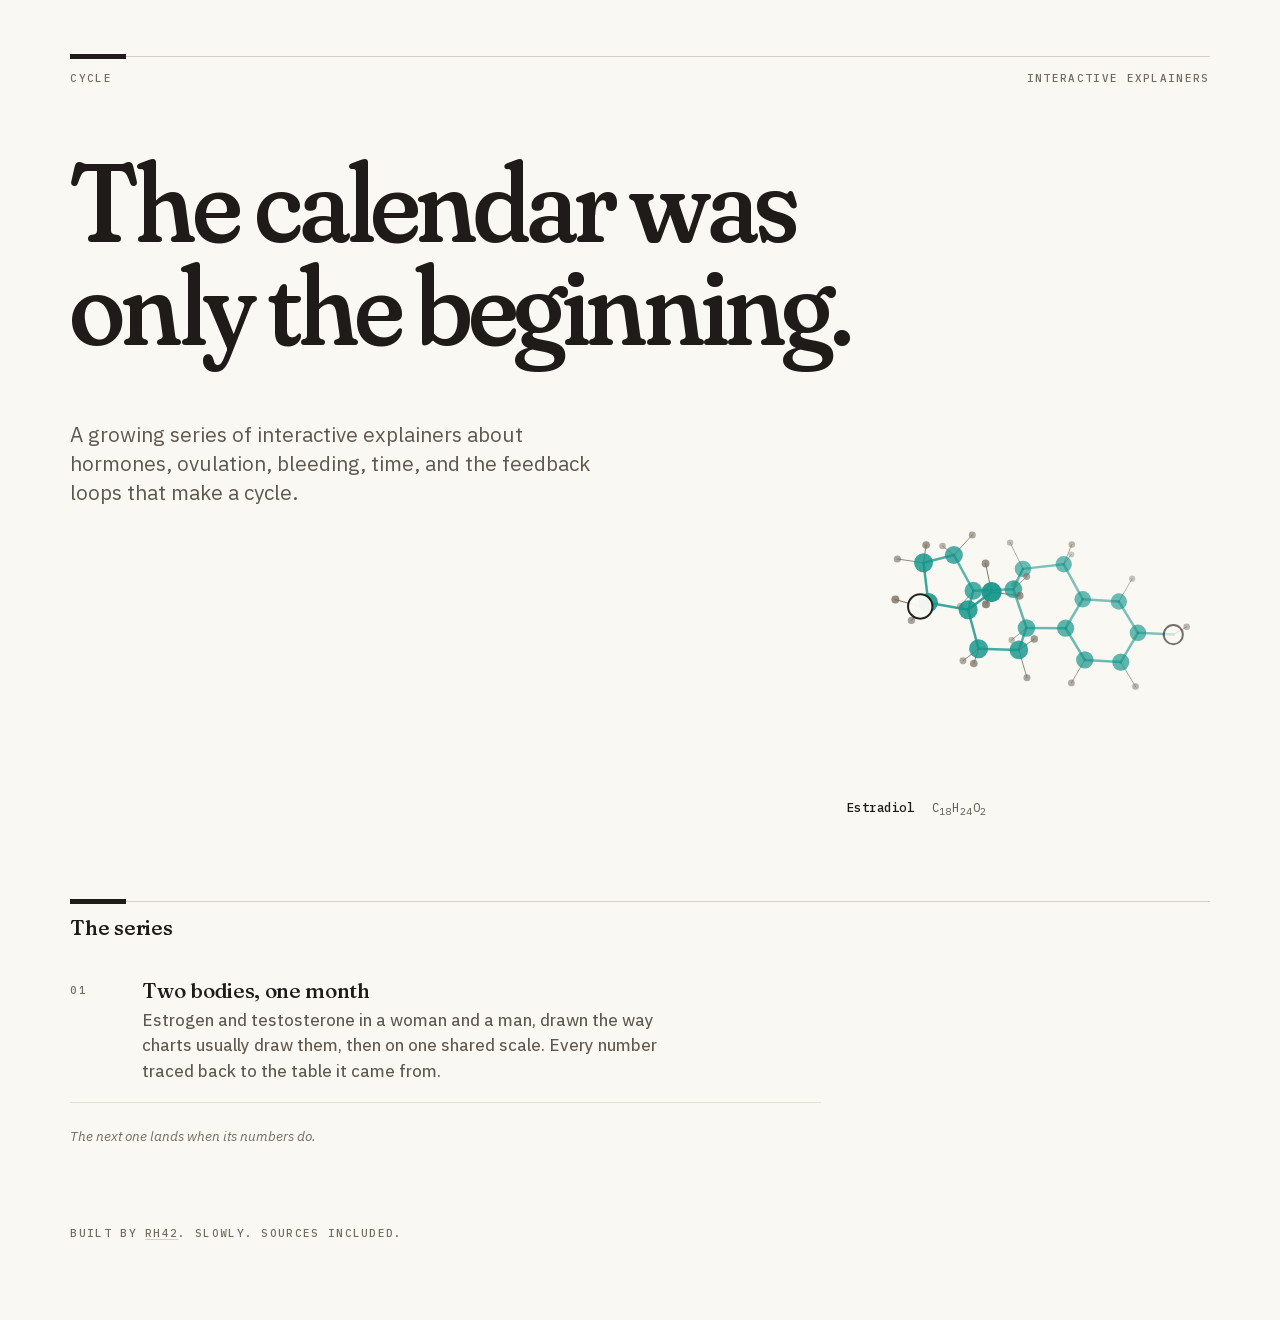
<file: index.html>
<!doctype html>
<html lang="en">
<head>
<meta charset="utf-8">
<meta name="viewport" content="width=device-width, initial-scale=1">
<title>Cycle</title>
<meta name="description" content="A growing series of interactive explainers about hormones, ovulation, bleeding, time, and the feedback loops that make a cycle.">
<meta property="og:type" content="website">
<meta property="og:title" content="Cycle">
<meta property="og:description" content="The calendar was only the beginning.">
<meta property="og:url" content="https://rh42.github.io/cycle/">
<!-- absolute on purpose: crawlers that resolve a relative og:image are the exception -->
<meta property="og:image" content="https://rh42.github.io/cycle/two-bodies/og.png">
<meta property="og:image:width" content="2400">
<meta property="og:image:height" content="1260">
<meta property="og:image:alt" content="Ball-and-stick models of estradiol and testosterone beside the title Two bodies, one month.">
<meta name="twitter:card" content="summary_large_image">
<link rel="canonical" href="https://rh42.github.io/cycle/">
<link rel="icon" href="favicon.svg" type="image/svg+xml">
<link rel="stylesheet" href="css/tokens.css">
<link rel="stylesheet" href="css/base.css">
<link rel="stylesheet" href="css/molecule.css">
<link rel="stylesheet" href="css/home.css">
</head>
<body>
<main class="page">

  <header class="mast">
    <div class="tab mast-bar">
      <span class="label">Cycle</span>
      <span class="label">Interactive explainers</span>
    </div>
    <h1>The calendar was<br>only the beginning.</h1>
  </header>

  <section class="intro grid" aria-label="About the series">
    <p class="dek">A growing series of interactive explainers about hormones, ovulation, bleeding, time, and the feedback loops that make a cycle.</p>
    <figure class="mol" data-mol="e2">
      <div class="mol-view" data-key="estradiol"></div>
      <figcaption><span class="mol-name">Estradiol</span> <span class="mol-formula">C<sub>18</sub>H<sub>24</sub>O<sub>2</sub></span></figcaption>
    </figure>
  </section>

  <section class="series grid" aria-labelledby="series-h">
    <div class="tab series-head"><h2 id="series-h">The series</h2></div>
    <ol class="series-list">
      <li class="piece">
        <a href="two-bodies/">
          <span class="label piece-no">01</span>
          <span class="piece-title">Two bodies, one month</span>
          <p class="piece-note">Estrogen and testosterone in a woman and a man, drawn the way charts usually draw them, then on one shared scale. Every number traced back to the table it came from.</p>
        </a>
      </li>
    </ol>
    <p class="series-more">The next one lands when its numbers do.</p>
  </section>

  <footer class="foot">
    <p class="label foot-note"><span>Built by <a href="https://rh42.github.io/" target="_blank" rel="noopener">rh42</a>.</span> <span>Slowly.</span> <span>Sources included.</span></p>
  </footer>

</main>
<script type="module">
  import { MOLS } from './data/molecules.js';
  import { mountMolecule } from './js/molecule.js';
  const host = document.querySelector('.mol-view'), mol = MOLS[host.dataset.key], c = mol.counts;
  mountMolecule(host, mol, { label: `${mol.label}, a ball-and-stick model: four fused rings, ${c.C} carbons, ${c.O} oxygens, ${c.H} hydrogens. Arrow keys turn it.` });
</script>
<script data-goatcounter="https://cycle.goatcounter.com/count"
        async src="https://gc.zgo.at/count.js"></script>
</body>
</html>
</file>
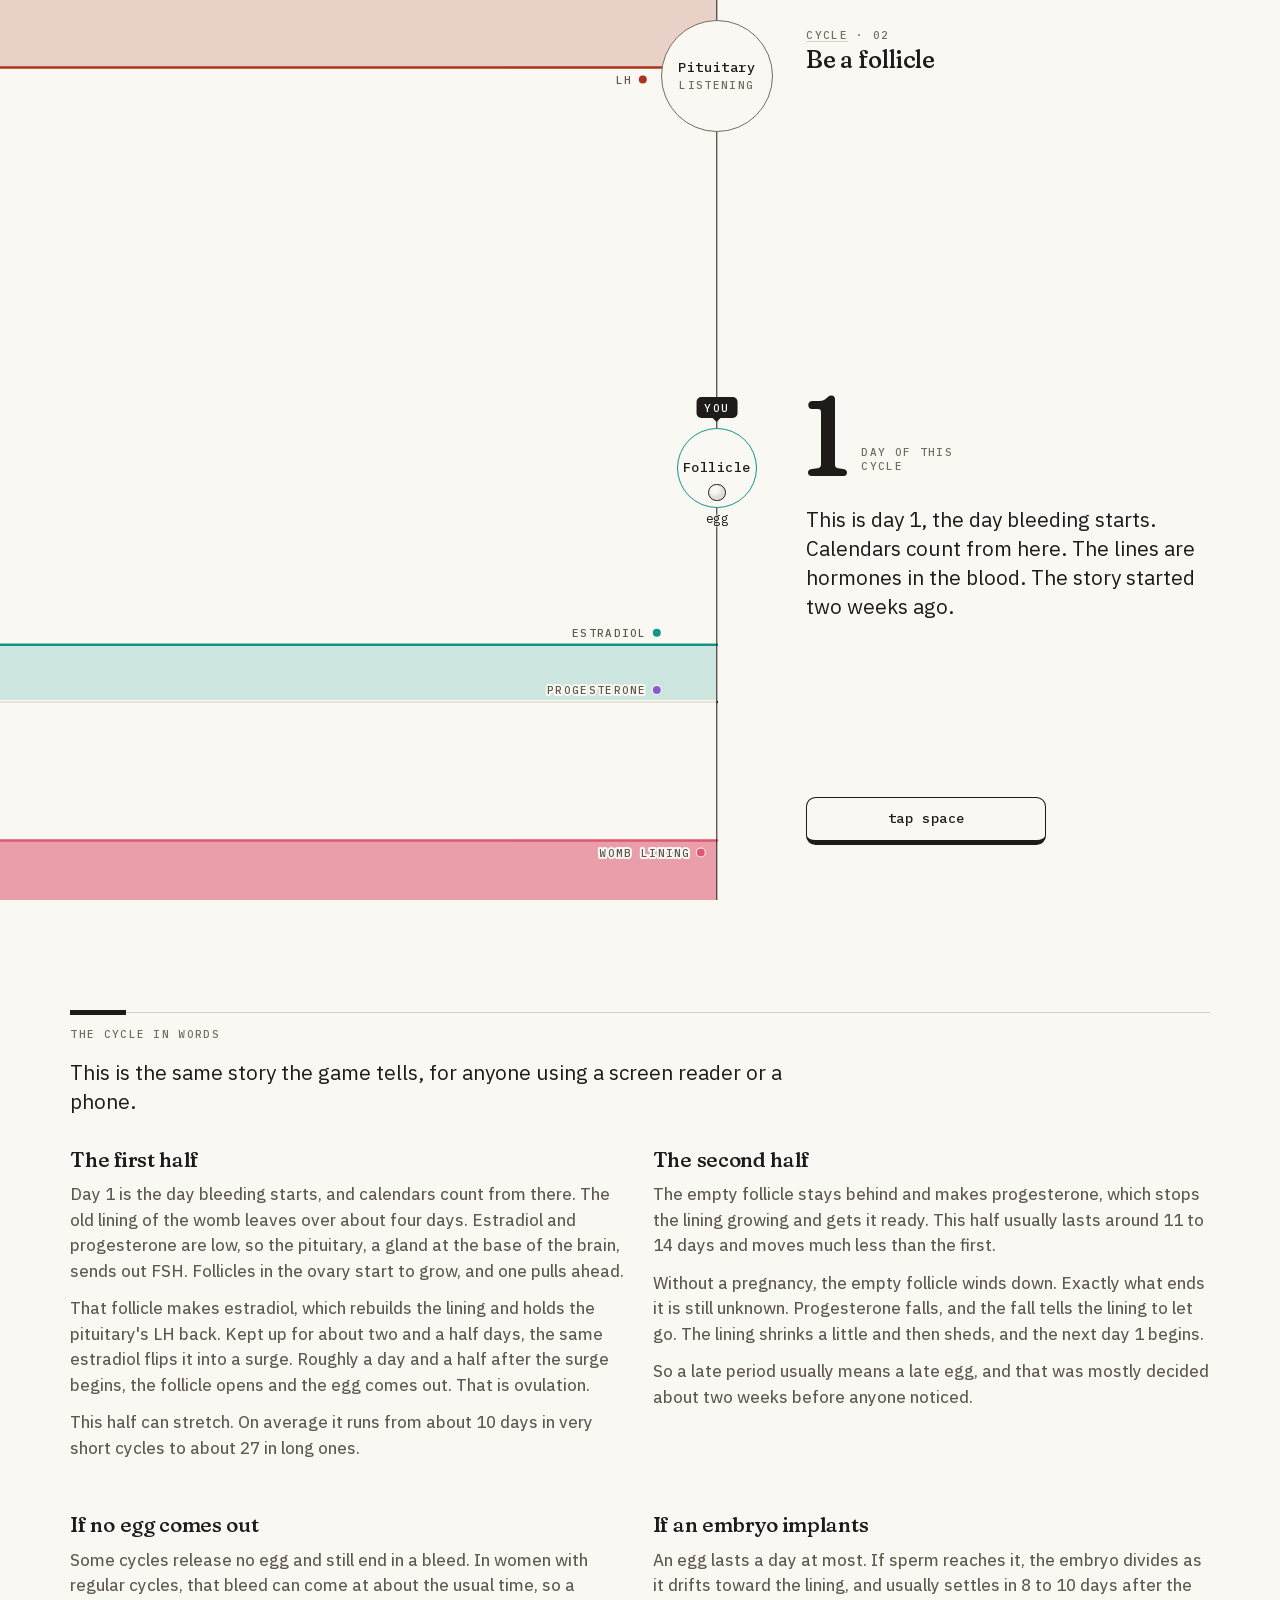
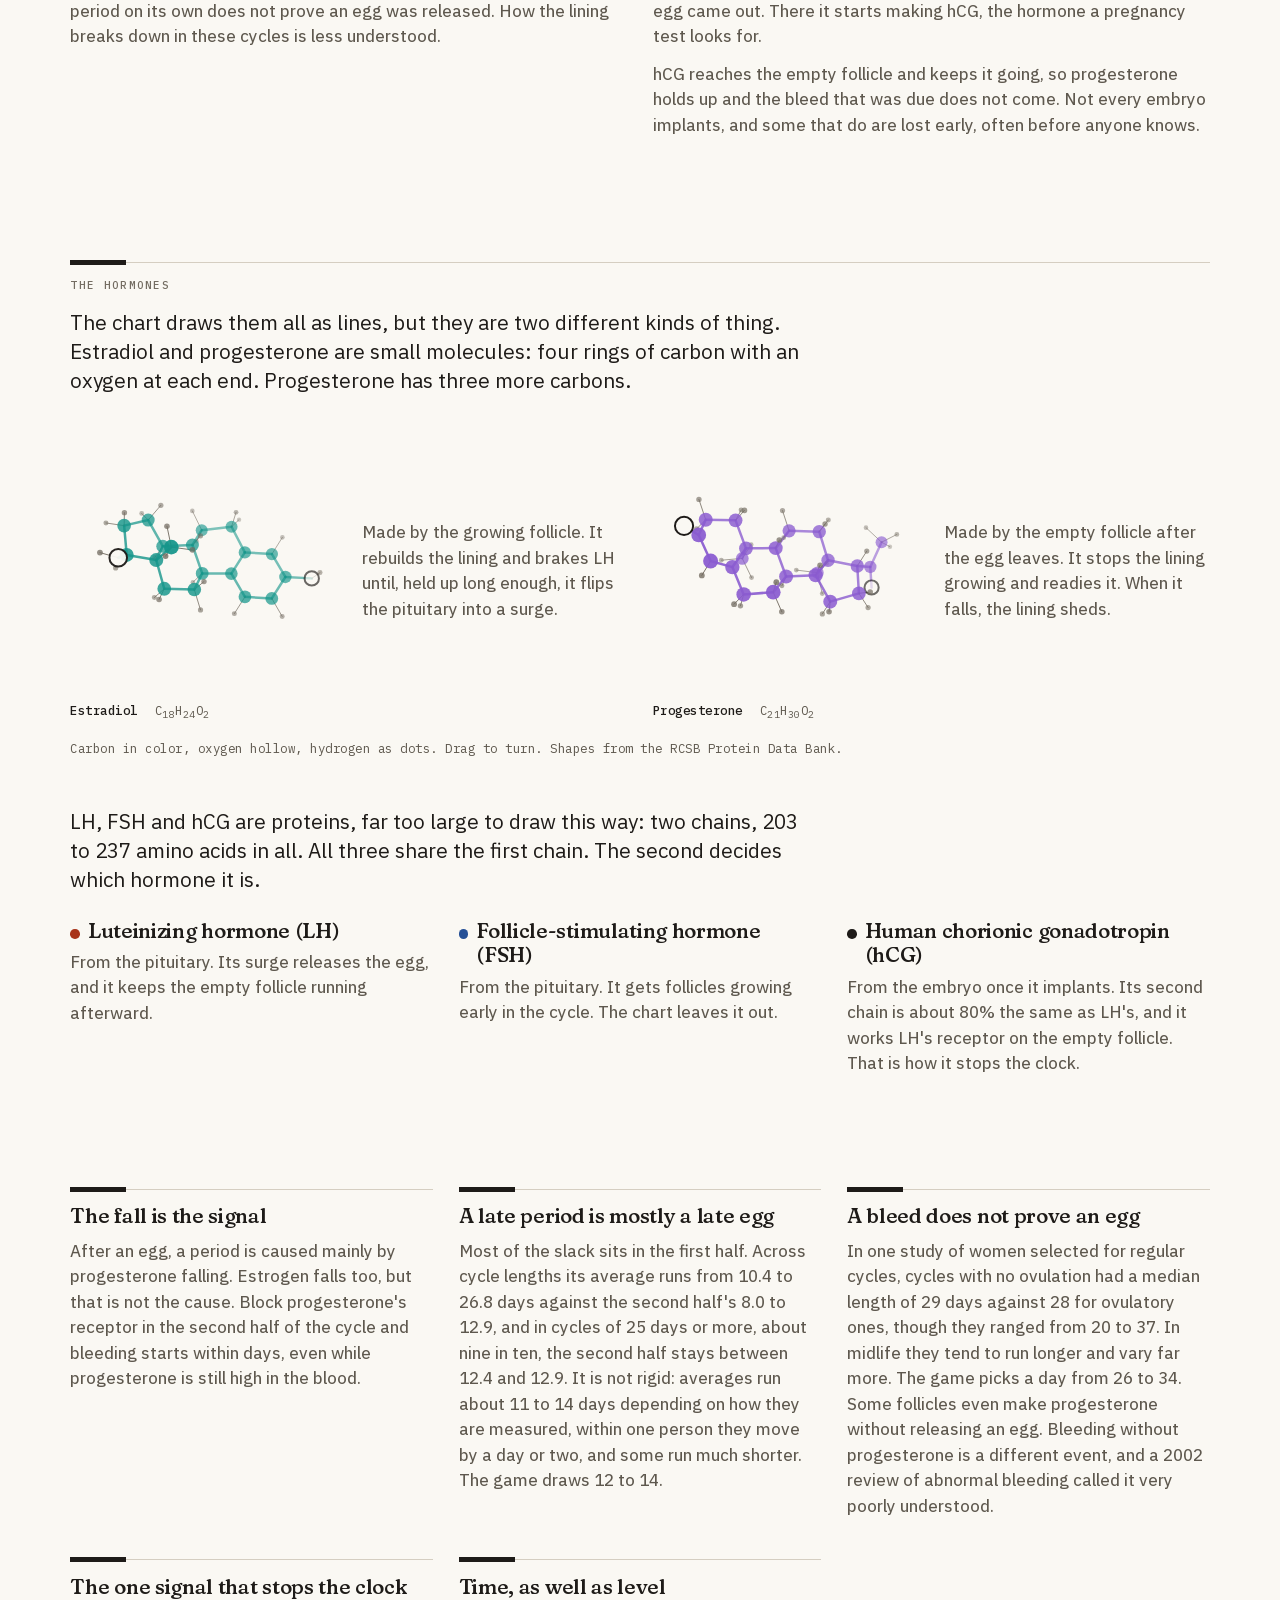
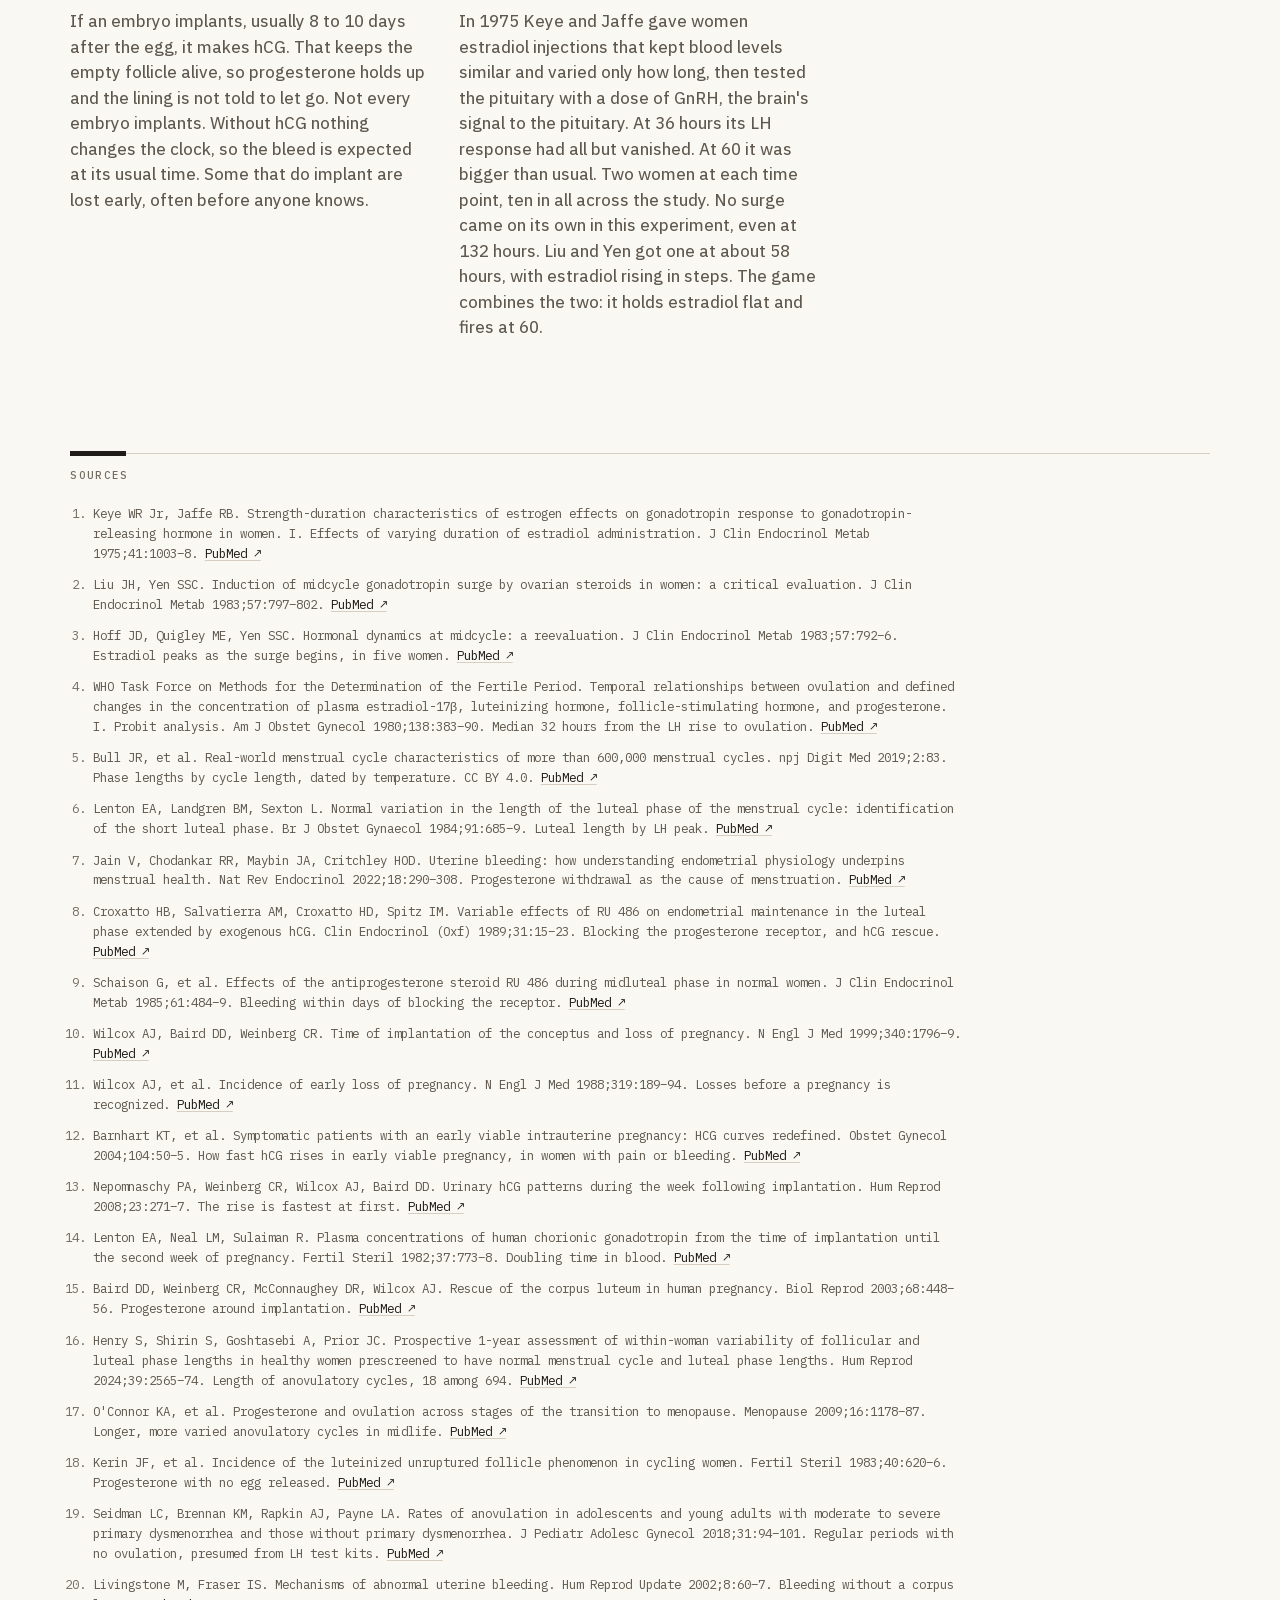
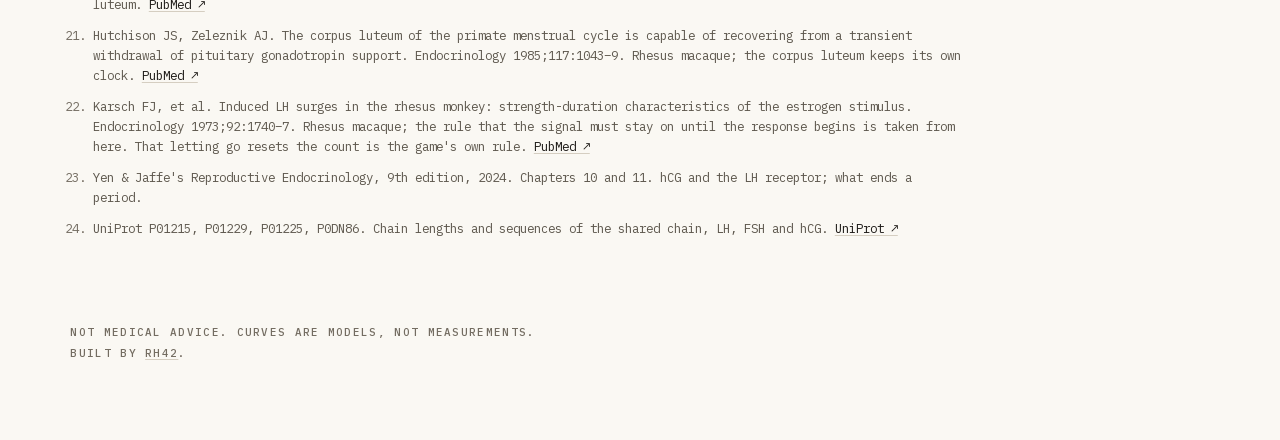
<file: loop/index.html>
<!doctype html>
<html lang="en">
<head>
<meta charset="utf-8">
<meta name="viewport" content="width=device-width, initial-scale=1">
<title>Be a follicle</title>
<meta name="description" content="Hold the space bar and run a menstrual cycle: estradiol, the LH surge, ovulation, progesterone, and the bleed that follows about two weeks later.">
<meta name="robots" content="noindex">
<link rel="icon" href="../favicon.svg" type="image/svg+xml">
<link rel="stylesheet" href="../css/tokens.css?v=2">
<link rel="stylesheet" href="../css/base.css">
<link rel="stylesheet" href="../css/molecule.css">
<link rel="stylesheet" href="loop.css?v=18">
</head>
<body>
<noscript>
  <div style="max-width:62ch;margin:3rem auto;padding:0 1.5rem;font:400 16px/1.65 Georgia,serif">
    <h1>Be a follicle</h1>
    <p>A follicle makes estradiol, which rebuilds the lining and holds the pituitary back. Held up for about two and a half days, the same hormone flips the pituitary into an LH surge, and the surge releases the egg. The empty follicle then makes progesterone for about two weeks. When progesterone falls, the lining sheds. That is the bleed. If an embryo implants, it makes hCG, which keeps the empty follicle going, so progesterone holds up and there is no bleed.</p>
    <p><em>This page is interactive and needs JavaScript to draw itself. The summary above is the whole idea.</em></p>
  </div>
</noscript>

<main>
  <a class="skip" href="#words">Skip the game and read the cycle in words</a>
  <section class="stage" id="stage" aria-labelledby="st-h">
    <div class="plot" id="plot" aria-hidden="true"></div>

    <div class="pit" id="pit" data-state="quiet" aria-hidden="true">
      <span class="organ-name">Pituitary</span>
      <span class="organ-state" id="pit-state">listening</span>
    </div>
    <div class="ov" id="ov" data-state="follicle" data-you="true" aria-hidden="true">
      <span class="you">You</span>
      <span class="organ-name" id="ov-name">Follicle</span>
      <span class="egg"></span>
    </div>

    <div class="future" id="future">
      <div class="slot">
        <header class="stage-mast">
          <p class="label"><a href="../">Cycle</a> · 02</p>
          <h1 id="st-h">Be a follicle</h1>
          <p class="sr-only">The game here is visual. The same story is told in words below.</p>
        </header>
        <div class="bars" id="bars" aria-hidden="true"></div>
      </div>
      <p class="count" id="count-wrap" aria-hidden="true"><span class="count-num" id="count">1</span><span class="label count-unit"><span id="count-unit">day of this cycle</span><span id="count-sub"></span></span></p>
      <p class="say" id="say" aria-hidden="true">This is day 1, the day bleeding starts. Calendars count from here. The lines are hormones in the blood. The story started two weeks ago.</p>
      <div class="controls">
        <kbd class="key" id="key" aria-hidden="true">space</kbd>
        <span class="text-btns">
          <button type="button" class="text-btn" id="pause" hidden>Pause</button>
          <button type="button" class="text-btn" id="reset" hidden>Start over</button>
        </span>
      </div>
      <p class="label speed" id="speed" aria-hidden="true" hidden></p>
    </div>
  </section>

  <div class="page">
    <p class="narrow">The game needs a bigger screen. The same story is told in words below.</p>
    <section class="words" id="words" aria-labelledby="words-h">
      <div class="tab"><h2 id="words-h" class="label">The cycle in words</h2></div>
      <p class="cast-lede">This is the same story the game tells, for anyone using a screen reader or a phone.</p>
      <div class="words-grid grid">
        <article>
          <h3>The first half</h3>
          <p>Day 1 is the day bleeding starts, and calendars count from there. The old lining of the womb leaves over about four days. Estradiol and progesterone are low, so the pituitary, a gland at the base of the brain, sends out FSH. Follicles in the ovary start to grow, and one pulls ahead.</p>
          <p>That follicle makes estradiol, which rebuilds the lining and holds the pituitary's LH back. Kept up for about two and a half days, the same estradiol flips it into a surge. Roughly a day and a half after the surge begins, the follicle opens and the egg comes out. That is ovulation.</p>
          <p>This half can stretch. On average it runs from about 10 days in very short cycles to about 27 in long ones.</p>
        </article>
        <article>
          <h3>The second half</h3>
          <p>The empty follicle stays behind and makes progesterone, which stops the lining growing and gets it ready. This half usually lasts around 11 to 14 days and moves much less than the first.</p>
          <p>Without a pregnancy, the empty follicle winds down. Exactly what ends it is still unknown. Progesterone falls, and the fall tells the lining to let go. The lining shrinks a little and then sheds, and the next day 1 begins.</p>
          <p>So a late period usually means a late egg, and that was mostly decided about two weeks before anyone noticed.</p>
        </article>
        <article>
          <h3>If no egg comes out</h3>
          <p>Some cycles release no egg and still end in a bleed. In women with regular cycles, that bleed can come at about the usual time, so a period on its own does not prove an egg was released. How the lining breaks down in these cycles is less understood.</p>
        </article>
        <article>
          <h3>If an embryo implants</h3>
          <p>An egg lasts a day at most. If sperm reaches it, the embryo divides as it drifts toward the lining, and usually settles in 8 to 10 days after the egg came out. There it starts making hCG, the hormone a pregnancy test looks for.</p>
          <p>hCG reaches the empty follicle and keeps it going, so progesterone holds up and the bleed that was due does not come. Not every embryo implants, and some that do are lost early, often before anyone knows.</p>
        </article>
      </div>
    </section>

    <section class="cast" aria-labelledby="cast-h">
      <div class="tab"><h2 id="cast-h" class="label">The hormones</h2></div>
      <p class="cast-lede">The chart draws them all as lines, but they are two different kinds of thing. Estradiol and progesterone are small molecules: four rings of carbon with an oxygen at each end. Progesterone has three more carbons.</p>
      <div class="cast-small grid">
        <figure class="mol" data-mol="e2">
          <div class="mol-view" data-key="estradiol"></div>
          <figcaption><span class="mol-name">Estradiol</span> <span class="mol-formula">C<sub>18</sub>H<sub>24</sub>O<sub>2</sub></span></figcaption>
        </figure>
        <p class="cast-text">Made by the growing follicle. It rebuilds the lining and brakes LH until, held up long enough, it flips the pituitary into a surge.</p>
        <figure class="mol" data-mol="p4">
          <div class="mol-view" data-key="progesterone"></div>
          <figcaption><span class="mol-name">Progesterone</span> <span class="mol-formula">C<sub>21</sub>H<sub>30</sub>O<sub>2</sub></span></figcaption>
        </figure>
        <p class="cast-text">Made by the empty follicle after the egg leaves. It stops the lining growing and readies it. When it falls, the lining sheds.</p>
      </div>
      <p class="cast-how">Carbon in color, oxygen hollow, hydrogen as dots. Drag to turn. Shapes from the RCSB Protein Data Bank.</p>
      <p class="cast-lede proteins">LH, FSH and hCG are proteins, far too large to draw this way: two chains, 203 to 237 amino acids in all. All three share the first chain. The second decides which hormone it is.</p>
      <div class="cast-big grid">
        <article data-c="lh"><h3>Luteinizing hormone (LH)</h3><p>From the pituitary. Its surge releases the egg, and it keeps the empty follicle running afterward.</p></article>
        <article data-c="fsh"><h3>Follicle-stimulating hormone (FSH)</h3><p>From the pituitary. It gets follicles growing early in the cycle. The chart leaves it out.</p></article>
        <article data-c="hcg"><h3>Human chorionic gonadotropin (hCG)</h3><p>From the embryo once it implants. Its second chain is about 80% the same as LH's, and it works LH's receptor on the empty follicle. That is how it stops the clock.</p></article>
      </div>
    </section>

    <section class="notes grid" aria-labelledby="notes-h">
      <h2 id="notes-h" class="sr-only">What the cycle shows</h2>
      <article class="tab">
        <h3>The fall is the signal</h3>
        <p>After an egg, a period is caused mainly by progesterone falling. Estrogen falls too, but that is not the cause. Block progesterone's receptor in the second half of the cycle and bleeding starts within days, even while progesterone is still high in the blood.</p>
      </article>
      <article class="tab">
        <h3>A late period is mostly a late egg</h3>
        <p>Most of the slack sits in the first half. Across cycle lengths its average runs from 10.4 to 26.8 days against the second half's 8.0 to 12.9, and in cycles of 25 days or more, about nine in ten, the second half stays between 12.4 and 12.9. It is not rigid: averages run about 11 to 14 days depending on how they are measured, within one person they move by a day or two, and some run much shorter. The game draws 12 to 14.</p>
      </article>
      <article class="tab">
        <h3>A bleed does not prove an egg</h3>
        <p>In one study of women selected for regular cycles, cycles with no ovulation had a median length of 29 days against 28 for ovulatory ones, though they ranged from 20 to 37. In midlife they tend to run longer and vary far more. The game picks a day from 26 to 34. Some follicles even make progesterone without releasing an egg. Bleeding without progesterone is a different event, and a 2002 review of abnormal bleeding called it very poorly understood.</p>
      </article>
      <article class="tab">
        <h3>The one signal that stops the clock</h3>
        <p>If an embryo implants, usually 8 to 10 days after the egg, it makes hCG. That keeps the empty follicle alive, so progesterone holds up and the lining is not told to let go. Not every embryo implants. Without hCG nothing changes the clock, so the bleed is expected at its usual time. Some that do implant are lost early, often before anyone knows.</p>
      </article>
      <article class="tab">
        <h3>Time, as well as level</h3>
        <p>In 1975 Keye and Jaffe gave women estradiol injections that kept blood levels similar and varied only how long, then tested the pituitary with a dose of GnRH, the brain's signal to the pituitary. At 36 hours its LH response had all but vanished. At 60 it was bigger than usual. Two women at each time point, ten in all across the study. No surge came on its own in this experiment, even at 132 hours. Liu and Yen got one at about 58 hours, with estradiol rising in steps. The game combines the two: it holds estradiol flat and fires at 60.</p>
      </article>
    </section>

    <section class="sources" aria-labelledby="src-h">
      <div class="tab"><h2 id="src-h" class="label">Sources</h2></div>
      <ol>
        <li>Keye WR Jr, Jaffe RB. Strength-duration characteristics of estrogen effects on gonadotropin response to gonadotropin-releasing hormone in women. I. Effects of varying duration of estradiol administration. J Clin Endocrinol Metab 1975;41:1003–8. <a href="https://pubmed.ncbi.nlm.nih.gov/1107343/" target="_blank" rel="noopener">PubMed ↗</a></li>
        <li>Liu JH, Yen SSC. Induction of midcycle gonadotropin surge by ovarian steroids in women: a critical evaluation. J Clin Endocrinol Metab 1983;57:797–802. <a href="https://pubmed.ncbi.nlm.nih.gov/6411754/" target="_blank" rel="noopener">PubMed ↗</a></li>
        <li>Hoff JD, Quigley ME, Yen SSC. Hormonal dynamics at midcycle: a reevaluation. J Clin Endocrinol Metab 1983;57:792–6. Estradiol peaks as the surge begins, in five women. <a href="https://pubmed.ncbi.nlm.nih.gov/6411753/" target="_blank" rel="noopener">PubMed ↗</a></li>
        <li>WHO Task Force on Methods for the Determination of the Fertile Period. Temporal relationships between ovulation and defined changes in the concentration of plasma estradiol-17&beta;, luteinizing hormone, follicle-stimulating hormone, and progesterone. I. Probit analysis. Am J Obstet Gynecol 1980;138:383–90. Median 32 hours from the LH rise to ovulation. <a href="https://pubmed.ncbi.nlm.nih.gov/6775535/" target="_blank" rel="noopener">PubMed ↗</a></li>
        <li>Bull JR, et al. Real-world menstrual cycle characteristics of more than 600,000 menstrual cycles. npj Digit Med 2019;2:83. Phase lengths by cycle length, dated by temperature. CC BY 4.0. <a href="https://pubmed.ncbi.nlm.nih.gov/31482137/" target="_blank" rel="noopener">PubMed ↗</a></li>
        <li>Lenton EA, Landgren BM, Sexton L. Normal variation in the length of the luteal phase of the menstrual cycle: identification of the short luteal phase. Br J Obstet Gynaecol 1984;91:685–9. Luteal length by LH peak. <a href="https://pubmed.ncbi.nlm.nih.gov/6743610/" target="_blank" rel="noopener">PubMed ↗</a></li>
        <li>Jain V, Chodankar RR, Maybin JA, Critchley HOD. Uterine bleeding: how understanding endometrial physiology underpins menstrual health. Nat Rev Endocrinol 2022;18:290–308. Progesterone withdrawal as the cause of menstruation. <a href="https://pubmed.ncbi.nlm.nih.gov/35136207/" target="_blank" rel="noopener">PubMed ↗</a></li>
        <li>Croxatto HB, Salvatierra AM, Croxatto HD, Spitz IM. Variable effects of RU 486 on endometrial maintenance in the luteal phase extended by exogenous hCG. Clin Endocrinol (Oxf) 1989;31:15–23. Blocking the progesterone receptor, and hCG rescue. <a href="https://pubmed.ncbi.nlm.nih.gov/2598478/" target="_blank" rel="noopener">PubMed ↗</a></li>
        <li>Schaison G, et al. Effects of the antiprogesterone steroid RU 486 during midluteal phase in normal women. J Clin Endocrinol Metab 1985;61:484–9. Bleeding within days of blocking the receptor. <a href="https://pubmed.ncbi.nlm.nih.gov/2991322/" target="_blank" rel="noopener">PubMed ↗</a></li>
        <li>Wilcox AJ, Baird DD, Weinberg CR. Time of implantation of the conceptus and loss of pregnancy. N Engl J Med 1999;340:1796–9. <a href="https://pubmed.ncbi.nlm.nih.gov/10362823/" target="_blank" rel="noopener">PubMed ↗</a></li>
        <li>Wilcox AJ, et al. Incidence of early loss of pregnancy. N Engl J Med 1988;319:189–94. Losses before a pregnancy is recognized. <a href="https://pubmed.ncbi.nlm.nih.gov/3393170/" target="_blank" rel="noopener">PubMed ↗</a></li>
        <li>Barnhart KT, et al. Symptomatic patients with an early viable intrauterine pregnancy: HCG curves redefined. Obstet Gynecol 2004;104:50–5. How fast hCG rises in early viable pregnancy, in women with pain or bleeding. <a href="https://pubmed.ncbi.nlm.nih.gov/15229000/" target="_blank" rel="noopener">PubMed ↗</a></li>
        <li>Nepomnaschy PA, Weinberg CR, Wilcox AJ, Baird DD. Urinary hCG patterns during the week following implantation. Hum Reprod 2008;23:271–7. The rise is fastest at first. <a href="https://pubmed.ncbi.nlm.nih.gov/18083748/" target="_blank" rel="noopener">PubMed ↗</a></li>
        <li>Lenton EA, Neal LM, Sulaiman R. Plasma concentrations of human chorionic gonadotropin from the time of implantation until the second week of pregnancy. Fertil Steril 1982;37:773–8. Doubling time in blood. <a href="https://pubmed.ncbi.nlm.nih.gov/7115557/" target="_blank" rel="noopener">PubMed ↗</a></li>
        <li>Baird DD, Weinberg CR, McConnaughey DR, Wilcox AJ. Rescue of the corpus luteum in human pregnancy. Biol Reprod 2003;68:448–56. Progesterone around implantation. <a href="https://pubmed.ncbi.nlm.nih.gov/12533407/" target="_blank" rel="noopener">PubMed ↗</a></li>
        <li>Henry S, Shirin S, Goshtasebi A, Prior JC. Prospective 1-year assessment of within-woman variability of follicular and luteal phase lengths in healthy women prescreened to have normal menstrual cycle and luteal phase lengths. Hum Reprod 2024;39:2565–74. Length of anovulatory cycles, 18 among 694. <a href="https://pubmed.ncbi.nlm.nih.gov/39320898/" target="_blank" rel="noopener">PubMed ↗</a></li>
        <li>O'Connor KA, et al. Progesterone and ovulation across stages of the transition to menopause. Menopause 2009;16:1178–87. Longer, more varied anovulatory cycles in midlife. <a href="https://pubmed.ncbi.nlm.nih.gov/19568209/" target="_blank" rel="noopener">PubMed ↗</a></li>
        <li>Kerin JF, et al. Incidence of the luteinized unruptured follicle phenomenon in cycling women. Fertil Steril 1983;40:620–6. Progesterone with no egg released. <a href="https://pubmed.ncbi.nlm.nih.gov/6628705/" target="_blank" rel="noopener">PubMed ↗</a></li>
        <li>Seidman LC, Brennan KM, Rapkin AJ, Payne LA. Rates of anovulation in adolescents and young adults with moderate to severe primary dysmenorrhea and those without primary dysmenorrhea. J Pediatr Adolesc Gynecol 2018;31:94–101. Regular periods with no ovulation, presumed from LH test kits. <a href="https://pubmed.ncbi.nlm.nih.gov/29017868/" target="_blank" rel="noopener">PubMed ↗</a></li>
        <li>Livingstone M, Fraser IS. Mechanisms of abnormal uterine bleeding. Hum Reprod Update 2002;8:60–7. Bleeding without a corpus luteum. <a href="https://pubmed.ncbi.nlm.nih.gov/11866241/" target="_blank" rel="noopener">PubMed ↗</a></li>
        <li>Hutchison JS, Zeleznik AJ. The corpus luteum of the primate menstrual cycle is capable of recovering from a transient withdrawal of pituitary gonadotropin support. Endocrinology 1985;117:1043–9. Rhesus macaque; the corpus luteum keeps its own clock. <a href="https://pubmed.ncbi.nlm.nih.gov/3893990/" target="_blank" rel="noopener">PubMed ↗</a></li>
        <li>Karsch FJ, et al. Induced LH surges in the rhesus monkey: strength-duration characteristics of the estrogen stimulus. Endocrinology 1973;92:1740–7. Rhesus macaque; the rule that the signal must stay on until the response begins is taken from here. That letting go resets the count is the game's own rule. <a href="https://pubmed.ncbi.nlm.nih.gov/4196431/" target="_blank" rel="noopener">PubMed ↗</a></li>
        <li>Yen &amp; Jaffe's Reproductive Endocrinology, 9th edition, 2024. Chapters 10 and 11. hCG and the LH receptor; what ends a period.</li>
        <li>UniProt P01215, P01229, P01225, P0DN86. Chain lengths and sequences of the shared chain, LH, FSH and hCG. <a href="https://www.uniprot.org/uniprotkb/P01215/entry" target="_blank" rel="noopener">UniProt ↗</a></li>
      </ol>
    </section>

    <footer class="foot">
      <p class="label foot-note"><span>Not medical advice.</span> <span>Curves are models, not measurements.</span></p>
      <p class="label foot-note"><span>Built by <a href="https://rh42.github.io/" target="_blank" rel="noopener">rh42</a>.</span></p>
    </footer>
  </div>
</main>
<script type="module" src="loop.js?v=28"></script>
<script type="module" src="cast.js?v=3"></script>
</body>
</html>
</file>
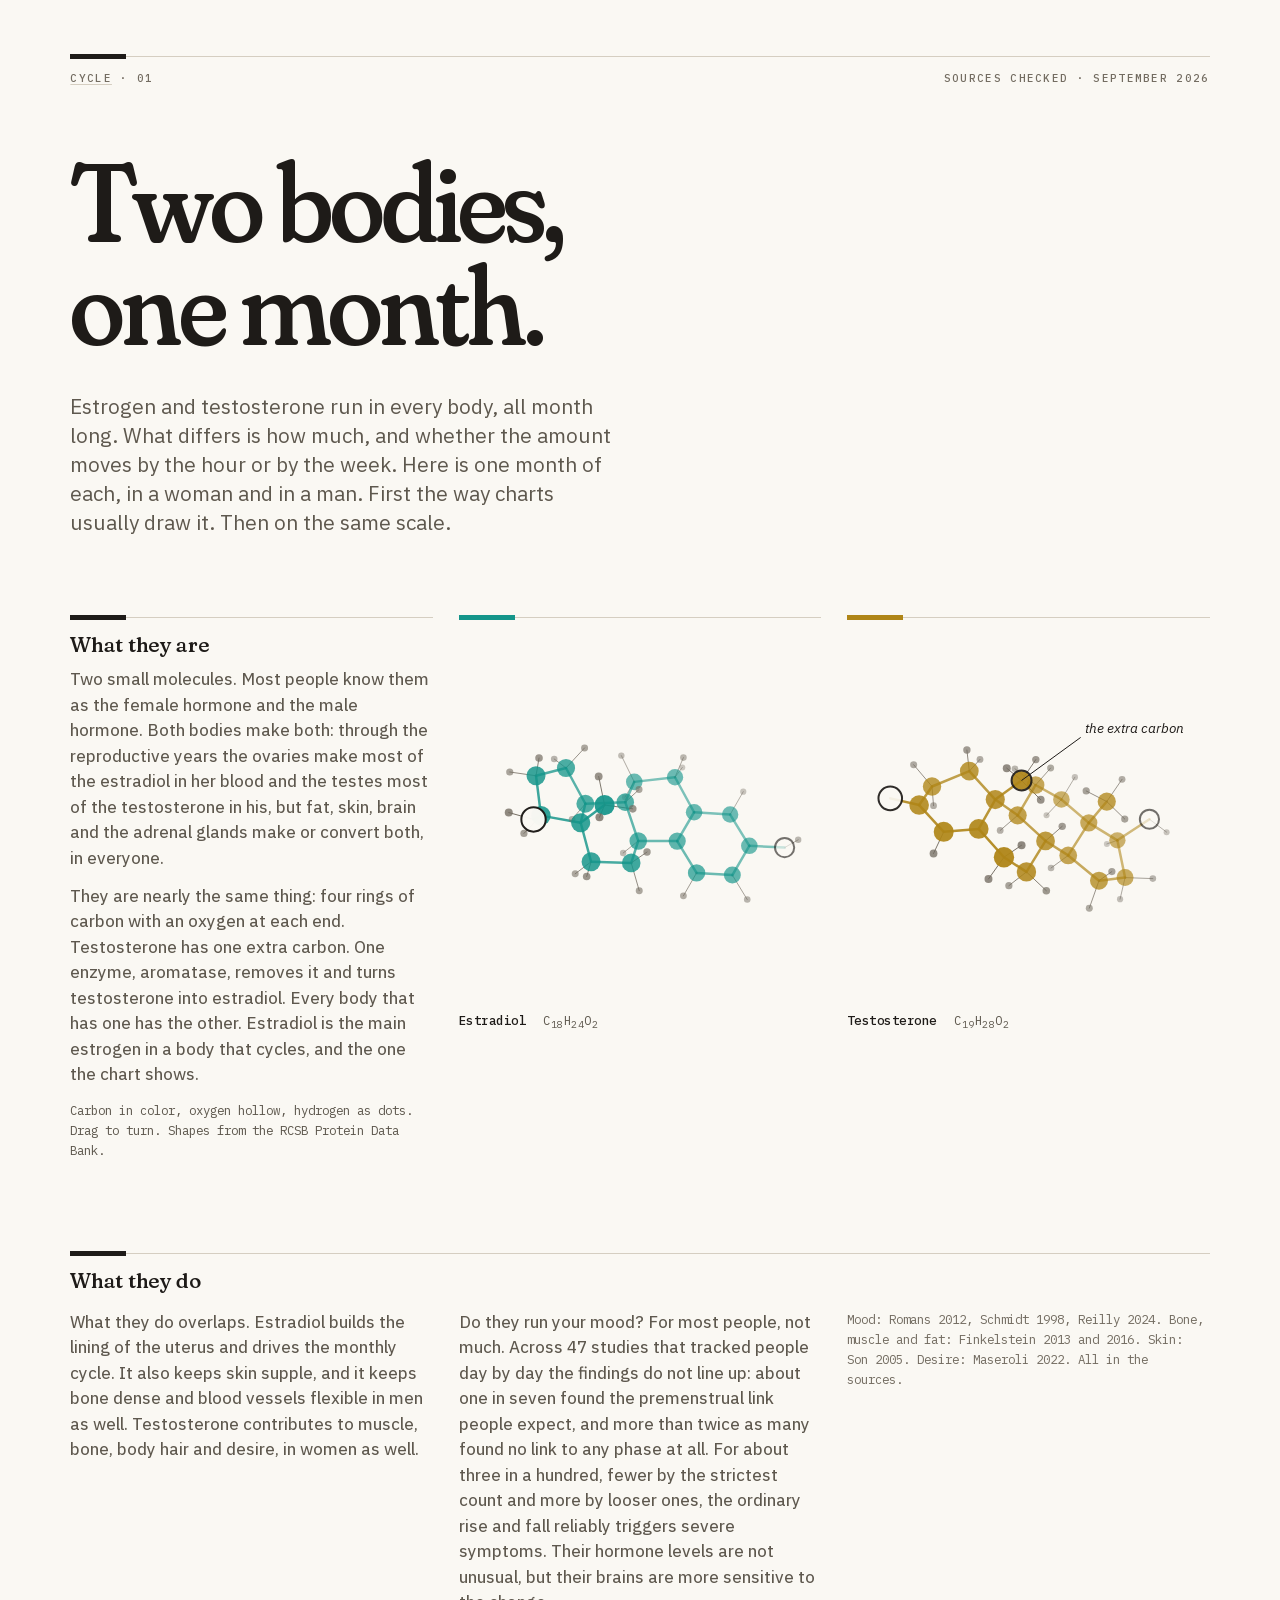
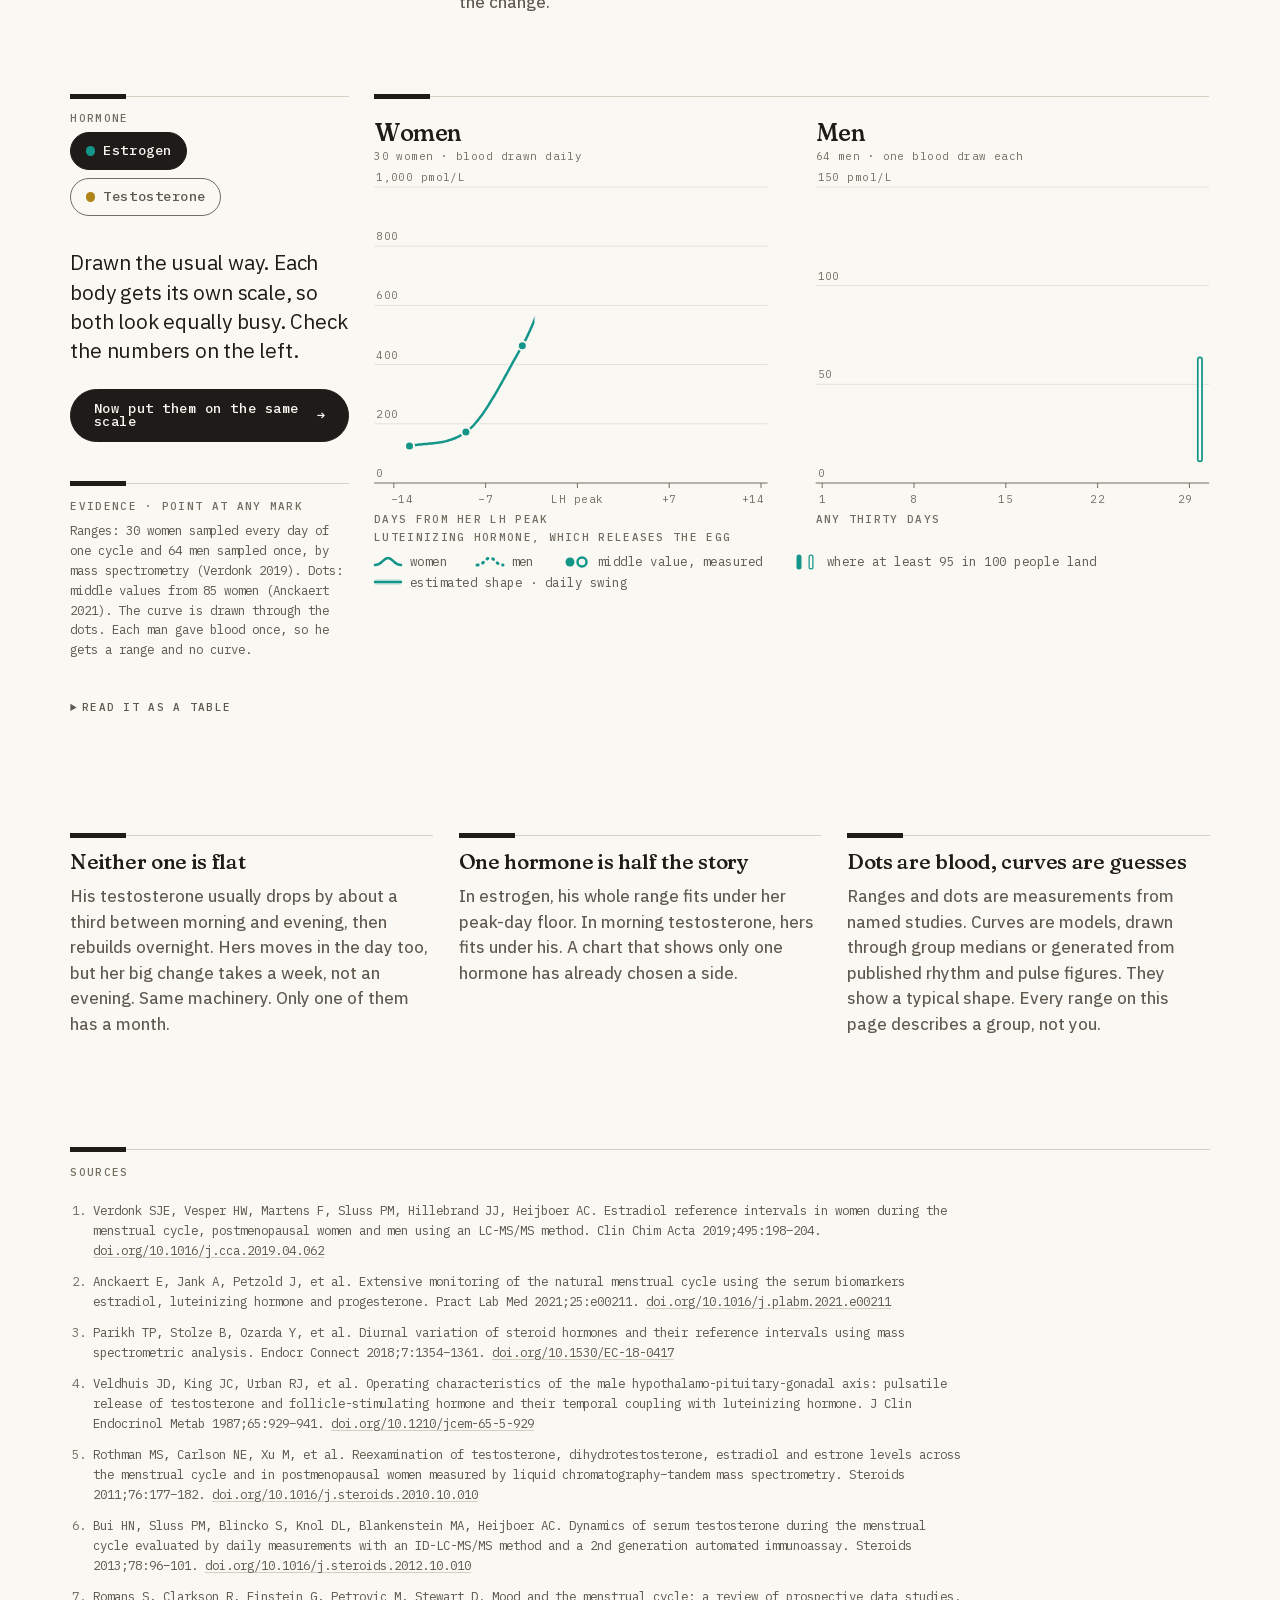
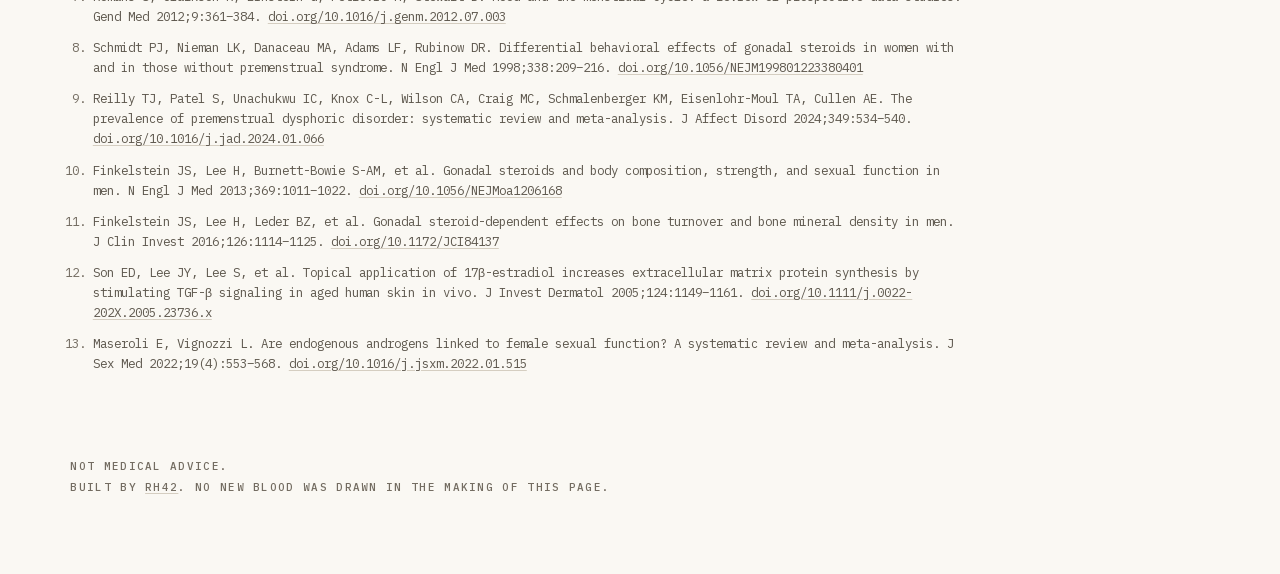
<file: two-bodies/index.html>
<!doctype html>
<html lang="en">
<head>
<meta charset="utf-8">
<meta name="viewport" content="width=device-width, initial-scale=1">
<title>Two bodies, one month</title>
<meta name="description" content="Estradiol and testosterone in women and men, drawn the usual way and then on one shared scale.">
<meta property="og:type" content="article">
<meta property="og:title" content="Two bodies, one month">
<meta property="og:description" content="One month of estrogen and testosterone, in two bodies, drawn honestly.">
<meta property="og:url" content="https://rh42.github.io/cycle/two-bodies/">
<!-- absolute on purpose: crawlers that resolve a relative og:image are the exception -->
<meta property="og:image" content="https://rh42.github.io/cycle/two-bodies/og.png">
<meta property="og:image:width" content="2400">
<meta property="og:image:height" content="1260">
<meta property="og:image:alt" content="Ball-and-stick models of estradiol and testosterone beside the title Two bodies, one month.">
<meta name="twitter:card" content="summary_large_image">
<link rel="canonical" href="https://rh42.github.io/cycle/two-bodies/">
<link rel="icon" href="favicon.svg" type="image/svg+xml">
<link rel="stylesheet" href="../css/tokens.css">
<link rel="stylesheet" href="../css/base.css">
<link rel="stylesheet" href="../css/molecule.css">
<link rel="stylesheet" href="two-bodies.css">
</head>
<body>
<noscript>
  <div style="max-width:62ch;margin:3rem auto;padding:0 1.5rem;font:400 16px/1.65 Georgia,serif">
    <h1>Two bodies, one month</h1>
    <p>Estradiol and testosterone across a single month, in a woman and in a man. The hormones are first drawn the usual way, each on its own axis, and then replotted on one shared scale. On that scale male testosterone dwarfs everything else, and the female curve that looked dramatic goes nearly flat. The point is that axis choice, not biology, supplies most of the drama in the charts you normally see.</p>
    <p><em>This page is interactive and needs JavaScript to draw itself. The summary above is the whole idea.</em></p>
  </div>
</noscript>

<main class="page">

  <header class="mast">
    <div class="tab mast-bar">
      <span class="label"><a href="../">Cycle</a> · 01</span>
      <span class="label">Sources checked · September 2026</span>
    </div>
    <h1>Two bodies,<br>one month.</h1>
    <div class="grid">
      <p class="dek">Estrogen and testosterone run in every body, all month long. What differs is how much, and whether the amount moves by the hour or by the week. Here is one month of each, in a woman and in a man. First the way charts usually draw it. Then on the same scale.</p>
    </div>
  </header>

  <section class="what grid" aria-labelledby="what-h">
    <div class="tab what-text">
      <h2 id="what-h">What they are</h2>
      <p>Two small molecules. Most people know them as the female hormone and the male hormone. Both bodies make both: through the reproductive years the ovaries make most of the estradiol in her blood and the testes most of the testosterone in his, but fat, skin, brain and the adrenal glands make or convert both, in everyone.</p>
      <p>They are nearly the same thing: four rings of carbon with an oxygen at each end. Testosterone has one extra carbon. One enzyme, aromatase, removes it and turns testosterone into estradiol. Every body that has one has the other. Estradiol is the main estrogen in a body that cycles, and the one the chart shows.</p>
      <p class="what-how">Carbon in color, oxygen hollow, hydrogen as dots. Drag to turn. Shapes from the RCSB Protein Data Bank.</p>
    </div>
    <figure class="mol tab" data-mol="e2">
      <div class="mol-view" data-key="estradiol"></div>
      <figcaption><span class="mol-name">Estradiol</span> <span class="mol-formula">C<sub>18</sub>H<sub>24</sub>O<sub>2</sub></span></figcaption>
    </figure>
    <figure class="mol tab" data-mol="t">
      <div class="mol-view" data-key="testosterone"></div>
      <figcaption><span class="mol-name">Testosterone</span> <span class="mol-formula">C<sub>19</sub>H<sub>28</sub>O<sub>2</sub></span></figcaption>
    </figure>
  </section>

  <section class="what-do grid" aria-labelledby="do-h">
    <div class="tab do-head"><h2 id="do-h">What they do</h2></div>
    <p>What they do overlaps. Estradiol builds the lining of the uterus and drives the monthly cycle. It also keeps skin supple, and it keeps bone dense and blood vessels flexible in men as well. Testosterone contributes to muscle, bone, body hair and desire, in women as well.</p>
    <p>Do they run your mood? For most people, not much. Across 47 studies that tracked people day by day the findings do not line up: about one in seven found the premenstrual link people expect, and more than twice as many found no link to any phase at all. For about three in a hundred, fewer by the strictest count and more by looser ones, the ordinary rise and fall reliably triggers severe symptoms. Their hormone levels are not unusual, but their brains are more sensitive to the change.</p>
    <p class="what-how">Mood: Romans 2012, Schmidt 1998, Reilly 2024. Bone, muscle and fat: Finkelstein 2013 and 2016. Skin: Son 2005. Desire: Maseroli 2022. All in the sources.</p>
  </section>

  <section class="instrument" aria-labelledby="inst-h">
    <h2 id="inst-h" class="sr-only">The chart</h2>

    <div class="rail">
      <div class="tab controls">
        <fieldset class="seg">
          <legend class="label">Hormone</legend>
          <label><input type="radio" name="mol" value="e2" autocomplete="off" checked><span><i style="--c:var(--e2)"></i>Estrogen</span></label>
          <label><input type="radio" name="mol" value="t" autocomplete="off"><span><i style="--c:var(--t)"></i>Testosterone</span></label>
        </fieldset>
      </div>
      <p id="caption" class="caption" aria-live="polite"></p>
      <button type="button" class="step" id="align"><span class="step-text">Now put them on the same scale</span> <span class="step-arrow" aria-hidden="true">→</span></button>
      <div class="tab evidence">
        <span class="label">Evidence</span>
        <p id="evidence"><span class="ev-text"></span> <a class="ev-src" target="_blank" rel="noopener" hidden>source ↗</a></p>
      </div>
    </div>

    <figure class="figure tab" aria-describedby="caption">
      <div class="chart" id="chart"></div>
      <ul class="key" aria-label="How to read the marks">
        <li><svg viewBox="0 0 28 12" aria-hidden="true"><path class="k-line" d="M1 9C8 9 9 2 14 2s6 7 13 7"/></svg>women</li>
        <li><svg viewBox="0 0 28 12" aria-hidden="true"><path class="k-line k-dash" d="M1 9C8 9 9 2 14 2s6 7 13 7"/></svg>men</li>
        <li><svg viewBox="0 0 28 12" aria-hidden="true"><circle class="k-dot" cx="8" cy="6" r="4.5"/><circle class="k-ring" cx="20" cy="6" r="4.5"/></svg>middle value, measured</li>
        <li><svg viewBox="0 0 28 12" aria-hidden="true"><path class="k-whisk" d="M8 1v10"/><path class="k-whisk" d="M20 1v10"/><path class="k-whisk-in" d="M20 1v10"/></svg>where at least 95 in 100 people land</li>
        <li><svg viewBox="0 0 28 12" aria-hidden="true"><path class="k-ribbon" d="M1 3h26v6H1z"/><path class="k-line" d="M1 6h26"/></svg>estimated shape · daily swing</li>
      </ul>
      <p id="chart-help" class="sr-only">Arrow keys move between the measured marks. Escape clears the selection.</p>
    </figure>

    <details class="as-table">
      <summary class="label">Read it as a table</summary>
      <div class="table-wrap" tabindex="0" role="region" aria-label="Chart data as a table"><table id="table"></table></div>
    </details>
  </section>

  <section class="notes grid" aria-label="What the chart shows">
    <article class="tab">
      <h3>Neither one is flat</h3>
      <p>His testosterone usually drops by about a third between morning and evening, then rebuilds overnight. Hers moves in the day too, but her big change takes a week, not an evening. Same machinery. Only one of them has a month.</p>
    </article>
    <article class="tab">
      <h3>One hormone is half the story</h3>
      <p>In estrogen, his whole range fits under her peak-day floor. In morning testosterone, hers fits under his. A chart that shows only one hormone has already chosen a side.</p>
    </article>
    <article class="tab">
      <h3>Dots are blood, curves are guesses</h3>
      <p>Ranges and dots are measurements from named studies. Curves are models, drawn through group medians or generated from published rhythm and pulse figures. They show a typical shape. Every range on this page describes a group, not you.</p>
    </article>
  </section>

  <section class="sources" aria-labelledby="src-h">
    <div class="tab"><h2 id="src-h" class="label">Sources</h2></div>
    <ol id="sources"></ol>
  </section>

  <footer class="foot">
    <p class="label foot-note"><span>Not medical advice.</span></p>
    <p class="label foot-note"><span>Built by <a href="https://rh42.github.io/" target="_blank" rel="noopener">rh42</a>.</span> <span>No new blood was drawn</span> <span>in the making of this page.</span></p>
  </footer>

</main>
<script type="module" src="two-bodies.js"></script>
<script type="module" src="molecules.js"></script>
<script data-goatcounter="https://cycle.goatcounter.com/count"
        async src="https://gc.zgo.at/count.js"></script>
</body>
</html>
</file>
<file: css/tokens.css>
/* self-hosted: no visitor IPs to Google, no third-party request on any page. Plex Sans is one
   variable file (weight and width axes); Fraunces is one variable file carrying the optical
   size, weight and SOFT axes the display roles below ask for. Latin subset only. Both
   families are SIL OFL 1.1 and their licences ship beside them in fonts/. */
@font-face { font-family: 'Fraunces'; src: url('../fonts/Fraunces-var.woff2') format('woff2'); font-weight: 100 900; font-display: swap; }
@font-face { font-family: 'IBM Plex Sans'; src: url('../fonts/PlexSans-var.woff2') format('woff2'); font-weight: 100 700; font-stretch: 75% 100%; font-style: normal; font-display: swap; }
@font-face { font-family: 'IBM Plex Sans'; src: url('../fonts/PlexSans-var-italic.woff2') format('woff2'); font-weight: 100 700; font-stretch: 75% 100%; font-style: italic; font-display: swap; }
@font-face { font-family: 'IBM Plex Mono'; src: url('../fonts/PlexMono-400.woff2') format('woff2'); font-weight: 400; font-display: swap; }
@font-face { font-family: 'IBM Plex Mono'; src: url('../fonts/PlexMono-500.woff2') format('woff2'); font-weight: 500; font-display: swap; }

:root {
  color-scheme: light dark;

  --paper: #FAF8F3;
  --wash: #F1EDE4;
  --hairline: #E7E2D7;
  --rule: #D5CEC1;
  --ink: #1E1B18;
  --ink-2: #5E584E;
  --ink-3: #736C61;

  /* color names a molecule, never a body */
  --e2: #14958A;
  --t: #AF8517;
  --lh: #A8341A;
  --fsh: #255096;
  --p4: #8A5BD0;

  /* three families, no more */
  --display: 'Fraunces', 'Iowan Old Style', Georgia, serif;
  --body: 'IBM Plex Sans', system-ui, sans-serif;
  --mono: 'IBM Plex Mono', ui-monospace, Menlo, monospace;

  /* size scale: xs/sm/md are mono territory, 0..3 are prose and display */
  --t-xs: .68rem;
  --t-sm: .78rem;
  --t-md: .85rem;
  --t-0: 1.0625rem;
  --t-1: 1.3rem;
  --t-2: 1.5rem;
  --t-3: clamp(3rem, 9vw, 7rem);

  /* type roles: every text element uses one of these, nothing sets a size on its own */
  --f-h1: 500 var(--t-3)/.92 var(--display);
  --f-heading: 500 var(--t-1)/1.2 var(--display);
  --f-chart-title: 500 var(--t-2)/1 var(--display);
  --f-body: 450 var(--t-0)/1.5 var(--body);
  --f-lede: 400 var(--t-1)/1.4 var(--body);
  --f-aside: italic 400 var(--t-md)/1.4 var(--body);
  --f-mono: 400 var(--t-sm)/1.6 var(--mono);
  --f-mono-xs: 400 var(--t-xs)/1 var(--mono);
  --f-label: 500 var(--t-xs)/1.3 var(--mono);
  --f-ui: 500 var(--t-md)/1 var(--mono);
  --track-mono: .04em;
  --track-label: .12em;

  --gutter: clamp(1rem, 3vw, 2.5rem);
  --col-gap: clamp(1rem, 2vw, 2rem);
  --measure: 34rem;

  --ease: cubic-bezier(.45, .05, .25, 1);
  --t-quick: 160ms;
  --t-scene: 1100ms;
}

@media (prefers-color-scheme: dark) {
  :root {
    --paper: #191817;
    --wash: #211F1D;
    --hairline: #2E2C28;
    --rule: #3D3A34;
    --ink: #ECE9E2;
    --ink-2: #A8A294;
    --ink-3: #8F897B;
    --e2: #098265;
    --t: #B08D3F;
    --lh: #C23408;
    --fsh: #4296E7;
    --p4: #814CC8;
  }
}

@media (prefers-reduced-motion: reduce) {
  :root { --t-quick: 0ms; --t-scene: 0ms; }
}
</file>
<file: css/base.css>
*, *::before, *::after { box-sizing: border-box; }
html { -webkit-text-size-adjust: 100%; }
h1, h2, h3 { font: var(--f-heading); font-variation-settings: 'SOFT' 100; letter-spacing: -.015em; margin: 0; }
body {
  margin: 0;
  background: var(--paper);
  color: var(--ink);
  font: var(--f-body);
  -webkit-font-smoothing: antialiased;
}

.page { max-width: 76rem; margin-inline: auto; padding-inline: var(--gutter); }
.grid { display: grid; grid-template-columns: repeat(12, minmax(0, 1fr)); column-gap: var(--col-gap); }

.label {
  font: var(--f-label);
  letter-spacing: var(--track-label);
  text-transform: uppercase;
  color: var(--ink-3);
}

/* thin rule with one thick stub: opens every block. The stub is absolute, so position must
   stay a containing block here — un-stick a .tab with relative, never static. */
.tab { position: relative; border-top: 1px solid var(--rule); padding-top: .9rem; }
.tab::before {
  content: ''; position: absolute; left: 0; top: -3px;
  width: 3.5rem; height: 5px; background: var(--stub, var(--ink));
}

a { color: inherit; text-decoration-color: var(--rule); text-underline-offset: .18em; }
a:hover { text-decoration-color: currentColor; }
:focus-visible { outline: 2px solid var(--ink); outline-offset: 3px; border-radius: 2px; }

.sr-only {
  position: absolute; width: 1px; height: 1px; margin: -1px; padding: 0;
  overflow: hidden; clip-path: inset(50%); white-space: nowrap; border: 0;
}

/* page furniture: masthead, title, lede and footer. Shared by every page in the series,
   so a new one cannot drift from the look of the last. */
.mast { padding-top: clamp(2rem, 5vw, 3.5rem); }
.mast-bar { display: flex; justify-content: space-between; gap: 1rem; flex-wrap: wrap; }
/* the `font:` shorthand resets font-variation-settings, so SOFT is re-declared AFTER it
   here and not inherited from the h1/h2/h3 rule above */
h1 { margin: clamp(2rem, 6vw, 4rem) 0 0; font: var(--f-h1); font-variation-settings: 'SOFT' 100; letter-spacing: -.035em; }
.dek {
  grid-column: 1 / span 7; margin: clamp(1.5rem, 3vw, 2.25rem) 0 0;
  font: var(--f-lede); color: var(--ink-2); max-width: var(--measure);
}

.foot { margin: clamp(3rem, 7vw, 5rem) 0; }
/* each sentence breaks as a unit, so a narrow screen splits them instead of orphaning two words */
.foot-note { margin: 0 0 .4rem; }
.foot-note span { display: inline-block; }
/* four characters is a small target on a phone: grow the hit area without moving the line */
.foot-note a { position: relative; }
.foot-note a::after { content: ''; position: absolute; inset: -.75rem -.5rem; }
</file>
<file: css/molecule.css>
/* the ball-and-stick figure: mounted by js/molecule.js, styled from the page's own tokens.
   Shared, so any page that mounts a molecule links this and nothing else. */
.mol { margin: 0; --mol: var(--e2); --stub: var(--mol); }
.mol[data-mol='t'] { --mol: var(--t); }
.mol-view { aspect-ratio: 1; margin-top: .5rem; }
.mol-view svg { display: block; width: 100%; height: 100%; overflow: visible; cursor: grab; touch-action: pan-y; outline: none; }
.mol-view svg.grabbing { cursor: grabbing; }
.mol-view svg:focus-visible { outline: 2px solid var(--ink); outline-offset: 4px; border-radius: 4px; }
.mol .bond { stroke: var(--mol); stroke-width: 2.5; stroke-linecap: round; }
.mol .bond-h { stroke: var(--ink-3); stroke-width: 1; }
.mol .atom-c { fill: var(--mol); }
.mol .atom-o { fill: var(--paper); stroke: var(--ink); stroke-width: 2; }
.mol .atom-h { fill: var(--ink-3); }
.mol .atom-extra { stroke: var(--ink); stroke-width: 2; }
.mol .tag-lead { stroke: var(--ink); stroke-width: 1; }
.mol .tag-text { font: var(--f-aside); fill: var(--ink); paint-order: stroke; stroke: var(--paper); stroke-width: 4px; stroke-linejoin: round; }
.mol figcaption { margin-top: .5rem; font: var(--f-mono); letter-spacing: var(--track-mono); color: var(--ink-2); }
.mol-name { color: var(--ink); font-weight: 500; }
.mol-formula { margin-left: .6rem; }
.mol-formula sub { font-size: .8em; }
</file>
<file: css/home.css>
/* the series index. Everything else it needs is in base.css and molecule.css. */
.intro { margin-top: clamp(2.5rem, 6vw, 4rem); row-gap: 2.5rem; }
.intro .dek { grid-column: 1 / span 6; margin-top: 0; }
.intro .mol { grid-column: 9 / span 4; }

.series { margin-top: clamp(3rem, 7vw, 5rem); row-gap: 1.25rem; }
.series-head { grid-column: 1 / -1; }
.series-list { grid-column: 1 / span 8; margin: 0; padding: 0; list-style: none; }

/* a row is one link: the number, the title and the line under it all share the hit area */
.piece a {
  display: grid; grid-template-columns: 3.5rem minmax(0, 1fr); gap: .25rem 1rem;
  padding: 1.1rem 0; text-decoration: none; border-bottom: 1px solid var(--hairline);
}
.piece a:hover .piece-title { text-decoration: underline; text-decoration-color: currentColor; }
.piece-no { grid-row: 1 / span 2; padding-top: .3rem; color: var(--ink-3); }
.piece-title { font: var(--f-heading); letter-spacing: -.015em; }
.piece-note { margin: 0; color: var(--ink-2); max-width: var(--measure); }
/* the tail of the list is a statement of intent, not a row: no rule, no hit area */
.series-more { grid-column: 1 / span 8; margin: .25rem 0 0; font: var(--f-aside); color: var(--ink-3); }

@media (max-width: 860px) {
  .intro .dek, .intro .mol, .series-list, .series-more { grid-column: 1 / -1; }
  .intro .mol-view { max-width: 18rem; }
  .piece a { grid-template-columns: 2.5rem minmax(0, 1fr); }
}
</file>
<file: loop/loop.css>
/* The stage is the whole screen. Time scrolls left past the now line; the organs stand on that
   line, top to bottom in the order the signal travels. Right of it is empty future. */
.stage {
  --now: 56%;
  --lining: #DF5770; --blood: #8E1B2C; --blood-text: var(--blood);
  position: relative; height: 100svh; min-height: 36rem; overflow: hidden;
  user-select: none; -webkit-user-select: none; -webkit-touch-callout: none; touch-action: manipulation; cursor: default;
}
/* blood stays deep red in both modes; as text on the dark paper it needs a lighter red */
@media (prefers-color-scheme: dark) { .stage { --lining: #C1789A; --blood-text: #D6303A; } }
.plot { position: absolute; inset: 0; }
.plot svg { display: block; width: 100%; height: 100%; }

.plot .area { stroke: none; fill-opacity: .2; }
.plot .area.lining { fill-opacity: .55; }
.plot .edge { fill: none; stroke-width: 2.5; stroke-linejoin: round; stroke-linecap: round; }
.e2 { --c: var(--e2); } .lh { --c: var(--lh); } .p4 { --c: var(--p4); } .lining { --c: var(--lining); } .blood { --c: var(--blood); } .hcg { --c: var(--ink); }
.plot .area { fill: var(--c); }
.plot .edge { stroke: var(--c); }
.plot .dot, .plot .bleed { fill: var(--c); stroke: none; }
.plot .now { stroke: var(--ink); stroke-width: 1; }
/* progesterone at zero would otherwise draw a purple line along the floor all month */
.plot .floor-mask { stroke: var(--paper); stroke-width: 4; }
.plot .floor { stroke: var(--rule); stroke-width: 1; }
.plot .ticks { fill: none; stroke: var(--ink-3); stroke-width: 1; }
.plot .day { font: var(--f-mono-xs); letter-spacing: var(--track-mono); fill: var(--ink-3); text-anchor: middle; }
.plot .mark line { stroke: var(--ink); stroke-width: 1; }
.plot .mark text { font: var(--f-mono); letter-spacing: var(--track-mono); fill: var(--ink); text-anchor: end; paint-order: stroke; stroke: var(--paper); stroke-width: 4px; stroke-linejoin: round; }
.plot .mark.big text { font: var(--f-ui); }
.plot .name { font: var(--f-label); letter-spacing: var(--track-label); text-transform: uppercase; fill: var(--ink-2); text-anchor: end; paint-order: stroke; stroke: var(--paper); stroke-width: 4px; stroke-linejoin: round; }
.plot .swatch { fill: var(--c); stroke: var(--paper); stroke-width: 2; paint-order: stroke; }
.plot .ripple { fill: none; stroke: var(--lh); stroke-width: 2; opacity: 0; }

.pit, .ov {
  position: absolute; left: var(--now);
  display: flex; flex-direction: column; align-items: center; justify-content: center; gap: .2rem;
  border-radius: 50%; background: var(--paper); text-align: center;
}
.organ-name { font: var(--f-ui); letter-spacing: var(--track-mono); color: var(--ink); line-height: 1.15; }
.organ-state { font: var(--f-label); letter-spacing: var(--track-label); text-transform: uppercase; color: var(--ink-3); }

.pit { top: 1.25rem; width: 7rem; height: 7rem; translate: -50% 0; border: 1.5px solid var(--ink-3); transition: background var(--t-scene), border-color var(--t-quick); }
.pit[data-state='braking'] { border-color: var(--e2); }
.pit[data-state='firing'] { background: color-mix(in oklab, var(--lh) 22%, var(--paper)); border-color: var(--lh); }

/* --d and --k are set from the model: size, and how much of its hormone the organ is sending */
.ov {
  --hue: var(--e2);
  top: 52%; translate: -50% -50%; width: calc(var(--d, 5) * 1rem); height: calc(var(--d, 5) * 1rem);
  border: 1.5px solid var(--hue);
  background: color-mix(in oklab, var(--hue) calc(var(--k, 0) * 35%), var(--paper));
  transition: scale var(--t-quick) var(--ease), box-shadow var(--t-quick), border-color var(--t-scene);
}
.ov[data-hold='true'] { scale: 1.06; box-shadow: 0 0 0 8px color-mix(in oklab, var(--e2) 25%, transparent); }
.ov[data-state='empty'] { --hue: var(--p4); border-style: dashed; }
.egg {
  position: absolute; left: 50%; top: 100%; width: 1.1rem; height: 1.1rem; margin: -1.45rem 0 0 -.55rem;
  border: 1.5px solid var(--ink); border-radius: 50%;
  background: radial-gradient(circle at 35% 30%, var(--paper) 0 22%, transparent 55%), color-mix(in oklab, var(--ink) 10%, var(--paper));
}
.egg::after {
  content: 'egg'; position: absolute; left: 50%; top: calc(100% + .55rem); translate: -50% 0;
  font: var(--f-mono); letter-spacing: var(--track-mono); color: var(--ink); text-shadow: 0 0 3px var(--paper), 0 0 3px var(--paper);
}
.ov[data-state='empty'] .egg { translate: 0 14rem; opacity: 0; margin-top: .3rem; transition: translate 4s linear, opacity 1.2s ease-in 2.8s; }
.ov[data-state='spent'] .egg, .ov[data-embryo='true'] .egg { display: none; }
.you {
  position: absolute; left: 50%; bottom: calc(100% + .7rem); translate: -50% 0;
  padding: .2rem .5rem; border-radius: .3rem; background: var(--ink); color: var(--paper);
  font: var(--f-label); letter-spacing: var(--track-label); text-transform: uppercase;
  transition: opacity var(--t-scene);
}
.you::after { content: ''; position: absolute; left: 50%; top: 100%; translate: -50% 0; border: .3rem solid transparent; border-top-color: var(--ink); }
.ov[data-you='false'] .you { opacity: 0; }
.plot .embryo .shell { fill: color-mix(in oklab, var(--ink) 8%, var(--paper)); stroke: var(--ink); stroke-width: 1.5; }
.plot .embryo .cell { fill: var(--paper); stroke: var(--ink); stroke-width: 1; }
.plot .embryo-name { text-anchor: start; }

.future {
  position: absolute; left: var(--now); right: 0; top: 0; bottom: 0;
  display: flex; flex-direction: column; padding: 1.75rem clamp(1.5rem, 4vw, 4rem) 1.75rem clamp(5.5rem, 7vw, 7rem);
}
/* fits the title plus a four-bar summary, so nothing below moves when the bars appear */
.slot { min-height: 11.25rem; }
.stage-mast { margin: 0 0 1.25rem; }
.stage-mast p { margin: 0; }
.stage-mast h1 { margin: .35rem 0 0; font: var(--f-chart-title); font-variation-settings: 'SOFT' 100; letter-spacing: -.015em; }

.bars { display: none; }
.future[data-mode='summary'] .bars { display: block; }
.bars-head { display: flex; gap: 1rem; margin: 0 0 .5rem; }
.bars-head i { font-style: normal; }
.bars-head i::before { content: ''; display: inline-block; width: .55rem; height: .55rem; border-radius: 50%; margin-right: .4rem; background: var(--c); }
.bar { display: flex; align-items: center; height: 1.15rem; margin-bottom: .3rem; font: var(--f-mono-xs); color: var(--ink-2); letter-spacing: var(--track-mono); }
.bar span { display: block; height: .75rem; background: var(--c); }
.bar .none { background: repeating-linear-gradient(135deg, var(--lining) 0 3px, transparent 3px 7px); }
.bar b { font-weight: 400; margin-left: .6rem; white-space: nowrap; }

.count { display: flex; align-items: flex-end; gap: 1rem; margin: auto 0 0; }
.count-num { font: var(--f-h1); font-variation-settings: 'SOFT' 100; letter-spacing: -.035em; font-variant-numeric: tabular-nums; color: var(--ink); transition: color var(--t-quick); }
.count-unit { padding-bottom: .55rem; max-width: 7rem; }
.count-unit span { display: block; }
.count-unit span + span { margin-top: .3rem; color: var(--ink-2); }
.count[data-state='fading'] .count-num { color: var(--ink-3); }
.count[data-state='fired'] .count-num { color: var(--lh); }
.count[data-state='luteal'] .count-num { color: var(--p4); }
.count[data-state='shed'] .count-num { color: var(--blood-text); }
.say { margin: 1.1rem 0 auto; font: var(--f-lede); max-width: 28rem; min-height: 5.6em; transition: opacity 180ms; }
.say.swap { opacity: 0; }

.controls { display: flex; align-items: center; gap: 1.5rem; flex-wrap: wrap; }
.key {
  display: inline-flex; align-items: center; justify-content: center; width: 15rem; height: 3rem;
  touch-action: none;
  border: 1.5px solid var(--ink); border-bottom-width: 5px; border-radius: .6rem; background: var(--paper);
  font: var(--f-ui); letter-spacing: var(--track-mono); color: var(--ink);
  transition: translate 60ms, border-bottom-width 60ms, background var(--t-quick), color var(--t-quick), opacity var(--t-quick);
}
.key.down { translate: 0 3px; border-bottom-width: 2px; }
.key.live { background: var(--e2); color: var(--paper); }
.key.idle { opacity: .4; }
.key.invite { background: var(--ink); color: var(--paper); }
.key.nope { animation: nope 320ms var(--ease); }
@keyframes nope { 20% { transform: translateX(-7px); } 45% { transform: translateX(6px); } 70% { transform: translateX(-3px); } }
.text-btns { display: flex; gap: 1.5rem; }
.text-btn {
  padding: .35rem 0; background: none; border: 0; cursor: pointer;
  font: var(--f-mono); letter-spacing: var(--track-mono); color: var(--ink-2);
  text-decoration: underline; text-decoration-color: var(--rule); text-underline-offset: .18em;
}
.text-btn:hover { color: var(--ink); text-decoration-color: currentColor; }
/* hidden buttons keep their space, so the key doesn't jump when they appear */
.text-btn[hidden] { display: inline-block; visibility: hidden; }
.speed { margin: .8rem 0 0; }
/* keeps its line while hidden, so the count and caption don't jump when it appears */
.speed[hidden] { display: block; visibility: hidden; }

.stage.jolt { animation: jolt 380ms var(--ease); }
@keyframes jolt { 15% { transform: translateY(5px); } 40% { transform: translateY(-3px); } 70% { transform: translateY(1px); } }

.skip { position: absolute; top: .75rem; left: .75rem; z-index: 5; padding: .5rem .75rem; background: var(--ink); color: var(--paper); font: var(--f-mono); translate: 0 -200%; }
.skip:focus { translate: 0 0; }

.words { margin-top: clamp(4rem, 9vw, 7rem); scroll-margin-top: 1.5rem; }
.words h2 { margin: 0; }
.words-grid { margin-top: 2rem; row-gap: 2.5rem; }
.words-grid article { grid-column: span 6; }
.words-grid h3 { margin: 0 0 .6rem; }
.words-grid p { margin: 0 0 .75rem; color: var(--ink-2); max-width: 36rem; }

.cast { margin-top: clamp(4rem, 9vw, 7rem); }
.cast h2 { margin: 0; }
.cast-lede { max-width: 46rem; margin: 1rem 0 0; font: var(--f-lede); }
.cast-small { margin-top: 1.5rem; row-gap: 1.5rem; align-items: center; }
.cast-small .mol { grid-column: span 3; }
.cast-small .cast-text { grid-column: span 3; margin: 0; color: var(--ink-2); }
.mol[data-mol='p4'] { --mol: var(--p4); }
.cast-how { margin: 1rem 0 0; font: var(--f-mono); letter-spacing: var(--track-mono); color: var(--ink-2); }
.cast-lede.proteins { margin-top: 3rem; }
.cast-big { margin-top: 1.5rem; row-gap: 1.5rem; }
.cast-big article { grid-column: span 4; }
.cast-big h3 { position: relative; margin: 0 0 .4rem; padding-left: 1.1rem; }
.cast-big h3::before { content: ''; position: absolute; left: 0; top: .5em; width: .6rem; height: .6rem; border-radius: 50%; background: var(--c); }
.cast-big p { margin: 0; color: var(--ink-2); }
.cast-big [data-c='lh'] { --c: var(--lh); }
.cast-big [data-c='fsh'] { --c: var(--fsh); }
.cast-big [data-c='hcg'] { --c: var(--ink); }

.notes { margin-top: clamp(4rem, 9vw, 7rem); row-gap: 2.5rem; }
.notes article { grid-column: span 4; }
.notes h3 { margin: 0 0 .6rem; }
.notes p { margin: 0; color: var(--ink-2); }
.sources { margin-top: clamp(4rem, 9vw, 7rem); }
.sources h2 { margin: 0; }
.sources ol { margin: 1rem 0 0; padding: 0 0 0 1.4rem; max-width: 56rem; font: var(--f-mono); color: var(--ink-2); }
.sources li { padding: .35rem 0; }
.sources li::marker { color: var(--ink-3); }
.sources a { white-space: nowrap; color: var(--ink); }

/* the game needs room on both axes; below it the page is the words alone */
.narrow { display: none; }
@media (max-width: 819px), (max-height: 499px) {
  .stage { display: none; }
  .narrow { display: block; margin: 3rem 0 0; font: var(--f-lede); }
}
@media (max-width: 819px) {
  .notes article, .cast-big article, .words-grid article { grid-column: 1 / -1; }
  .cast-small .mol, .cast-small .cast-text { grid-column: span 6; }
}
@media (min-width: 820px) and (max-width: 1100px) { .notes article { grid-column: span 6; } }

@media (prefers-reduced-motion: reduce) {
  .plot .dot, .plot .swatch { fill: var(--c); stroke: var(--paper); stroke-width: 2; paint-order: stroke; }
.plot .ripple { display: none; }
  .stage.jolt, .key.nope { animation: none; }
}
</file>
<file: two-bodies/two-bodies.css>
.instrument {
  --mol: var(--e2); margin-top: clamp(3rem, 7vw, 5rem);
  display: grid; grid-template-columns: minmax(0, 1fr); column-gap: var(--col-gap);
  grid-template-areas: 'controls' 'figure' 'caption' 'step' 'evidence' 'table';
}
.instrument[data-mol='t'] { --mol: var(--t); }
.rail { display: contents; }
.controls { grid-area: controls; }
.figure { grid-area: figure; }
.caption { grid-area: caption; }
.step { grid-area: step; justify-self: start; }
.evidence { grid-area: evidence; }
.as-table { grid-area: table; }

.controls {
  display: flex; flex-wrap: wrap; align-items: end; gap: .75rem 2rem;
  z-index: 2; background: var(--paper);
}
/* the picker pins only where there is room for it; scroll-padding-top must be reserved in the
   same breath, or focus scrolling centres anything tapped inside the reserve it does not need */
@media (min-width: 861px) and (min-height: 601px) {
  .controls { position: sticky; top: 0; padding-bottom: .9rem; }
  :root { scroll-padding-top: 5.5rem; }
}
.seg { border: 0; margin: 0; padding: 0; display: flex; flex-wrap: wrap; align-items: center; gap: .5rem 1rem; }
.seg legend { float: left; margin-right: 1rem; padding: 0; line-height: 2.4rem; }
.seg label { cursor: pointer; }
.seg input { position: absolute; opacity: 0; pointer-events: none; }
.seg span {
  display: inline-flex; align-items: center; gap: .5rem; height: 2.4rem; padding: 0 .9rem;
  border: 1px solid var(--ink-3); border-radius: 2rem;
  font: var(--f-ui); letter-spacing: var(--track-mono); color: var(--ink-2);
  transition: background var(--t-quick), color var(--t-quick), border-color var(--t-quick);
}
.seg i { width: .6rem; height: .6rem; border-radius: 50%; background: var(--c); }
.seg label:hover span { border-color: var(--ink); color: var(--ink); }
.seg input:checked + span { background: var(--ink); border-color: var(--ink); color: var(--paper); }
.seg input:focus-visible + span { outline: 2px solid var(--ink); outline-offset: 3px; }

/* the reveal is a step, not a setting: one button whose label is always the next move */
.step {
  display: inline-flex; align-items: center; gap: .7rem; min-height: 3rem; padding: .75rem 1.4rem;
  margin-top: 1.25rem; text-align: left; line-height: 1.3;
  border: 1.5px solid var(--ink); border-radius: 2rem; background: var(--ink); color: var(--paper);
  font: var(--f-ui); letter-spacing: var(--track-mono); cursor: pointer;
  transition: background var(--t-quick), color var(--t-quick);
}
.step:hover { background: var(--ink-2); border-color: var(--ink-2); }
.step .step-arrow { transition: transform var(--t-quick) var(--ease); }
.step:hover .step-arrow { transform: translateX(.2rem); }
.step[data-on='true'] { background: transparent; color: var(--ink); }
.step[data-on='true']:hover { background: var(--wash); }
.step[data-on='true'] .step-arrow { transform: rotate(180deg); }
.step[data-on='true']:hover .step-arrow { transform: rotate(180deg) translateX(.2rem); }

.figure { margin: clamp(1.25rem, 3vw, 2rem) 0 0; container-type: inline-size; overflow-anchor: none; }
.chart { position: relative; height: clamp(22rem, 44vw, 34rem); }
/* 620px is also the side/stack breakpoint in two-bodies.js */
/* stacked panels: as tall as the screen allows, so the chart and the step button can meet */
@container (width < 620px) { .chart { height: clamp(30rem, calc(100svh - 23.5rem), 40rem); } }
.chart svg { display: block; width: 100%; height: 100%; overflow: visible; }
.caption {
  margin: 1.5rem 0 0; max-width: 44rem; min-height: 3.2em;
  font: var(--f-lede); letter-spacing: -.01em;
}

.chart .grid-line { stroke: var(--hairline); stroke-width: 1; }
.chart .base-line { stroke: var(--ink-3); stroke-width: 1; }
.chart .tick, .chart .xlab, .chart .sample, .chart .wval {
  font: var(--f-mono-xs); letter-spacing: var(--track-mono); fill: var(--ink-3); font-variant-numeric: tabular-nums;
}
.chart .tick, .chart .wval { paint-order: stroke; stroke: var(--paper); stroke-width: 4px; stroke-linejoin: round; }
.chart .xcap { font: var(--f-label); line-height: 1; letter-spacing: var(--track-label); text-transform: uppercase; fill: var(--ink-3); }
.chart .title { font: var(--f-chart-title); letter-spacing: -.02em; fill: var(--ink); font-variation-settings: 'SOFT' 100; }
.chart .note { font: var(--f-aside); fill: var(--ink-2); }
.chart .ribbon { fill: var(--mol); fill-opacity: .12; }
/* the raw modeled pulses, one pixel per pulse at this zoom: texture inside the ribbon, not a line */
.chart .flux { stroke: var(--mol); stroke-width: .75; stroke-opacity: .45; fill: none; }
.chart .curve-casing { stroke: var(--paper); stroke-width: 6; fill: none; stroke-linejoin: round; stroke-linecap: round; }
.chart .curve { stroke: var(--mol); stroke-width: 2.5; fill: none; stroke-linejoin: round; stroke-linecap: round; }
.chart .hollow .curve { stroke-dasharray: 1 5; stroke-width: 3; }
.chart .dot { fill: var(--mol); stroke: var(--paper); stroke-width: 2; transition: r var(--t-quick); }
.chart .hollow .dot { fill: var(--paper); stroke: var(--mol); stroke-width: 2.5; }
/* an interval is a vertical stroke: solid for women, hollow (hue around paper) for men */
.chart .whisk-outer { stroke: var(--mol); stroke-width: 5; stroke-linecap: round; }
.chart .whisk-inner { stroke: var(--mol); stroke-width: 5; stroke-linecap: round; }
.chart .hollow .whisk-outer { stroke-width: 6; }
.chart .hollow .whisk-inner { stroke: var(--paper); stroke-width: 2.5; }
.chart .span-fill { fill: var(--mol); fill-opacity: .1; }
.chart .span-edge { stroke: var(--mol); stroke-width: 1; fill: none; }
/* where a modeled ribbon already sits inside the measured band, the band steps back */
.instrument[data-mol='t'] .span-fill { fill-opacity: .04; }
.instrument[data-mol='t'] .span-edge { stroke-opacity: .5; }
.chart .wval { fill: var(--ink); opacity: 0; transition: opacity var(--t-quick); }
.chart .whisk.lit .wval { opacity: 1; }
.chart .mark { cursor: pointer; outline: none; }
.chart .mark:hover .dot, .chart .mark:focus .dot { r: 7; }
.chart .mark:focus .focus-ring { stroke: var(--ink); }
.chart .focus-ring { fill: none; stroke: transparent; stroke-width: 2; }
.chart .hit { fill: transparent; }

.key { list-style: none; margin: .75rem 0 0; padding: 0; display: flex; flex-wrap: wrap; gap: .5rem 1.75rem; font: var(--f-mono); line-height: 1; letter-spacing: var(--track-mono); color: var(--ink-2); }
.key li { display: inline-flex; align-items: center; gap: .5rem; }
.key svg { width: 28px; height: 12px; overflow: visible; }
.k-line, .k-whisk { stroke: var(--mol); stroke-width: 2.5; fill: none; stroke-linecap: round; }
.k-whisk { stroke-width: 5; }
.k-whisk-in { stroke: var(--paper); stroke-width: 2.5; stroke-linecap: round; }
.k-dash { stroke-dasharray: 1 5; stroke-width: 3; }
.k-dot { fill: var(--mol); }
.k-ring { fill: var(--paper); stroke: var(--mol); stroke-width: 2.5; }
.k-ribbon { fill: var(--mol); fill-opacity: .16; }

.evidence { margin-top: 2.75rem; display: grid; grid-template-columns: 8rem minmax(0, 1fr); gap: .5rem 1rem; }
.as-table { margin-top: 1rem; }
.evidence p { margin: 0; max-width: 52rem; font: var(--f-mono); color: var(--ink-2); min-height: 6.4em; }
@media (max-width: 860px) {
  .evidence p { min-height: 0; }
  /* a selected mark lifts the readout into a bottom sheet; a scroll puts it back */
  .instrument.ev-pinned .evidence {
    position: fixed; bottom: 0; left: 0; right: 0; z-index: 3; margin: 0;
    padding: .9rem var(--gutter) calc(.9rem + env(safe-area-inset-bottom)); background: var(--paper);
    box-shadow: 0 -1px 0 var(--rule), 0 -12px 24px -16px rgba(0, 0, 0, .35);
  }
  .instrument.ev-pinned .evidence::before { display: none; }
}
.ev-src { white-space: nowrap; color: var(--ink); }

.as-table summary { cursor: pointer; padding: .5rem 0; width: fit-content; color: var(--ink-2); }
.table-wrap { overflow-x: auto; margin-top: .5rem; }
caption { caption-side: top; text-align: left; padding: 0 0 .6rem; font: var(--f-mono); color: var(--ink-2); }
table { border-collapse: collapse; font: var(--f-mono); line-height: 1.4; font-variant-numeric: tabular-nums; min-width: 34rem; }
th, td { text-align: left; padding: .45rem 1.5rem .45rem 0; border-bottom: 1px solid var(--hairline); white-space: nowrap; }
th { font: var(--f-label); letter-spacing: var(--track-label); text-transform: uppercase; color: var(--ink-3); border-bottom-color: var(--rule); }
td.num { text-align: right; }
td:nth-child(2) { white-space: normal; min-width: 16rem; }

.what { margin-top: clamp(3rem, 7vw, 5rem); row-gap: 2.5rem; }
.what-text { grid-column: span 4; }
.what h2 { margin: 0 0 .6rem; }
.what p { margin: 0 0 .8rem; color: var(--ink-2); max-width: 26rem; }
.what-how { font: var(--f-mono); color: var(--ink-3); }
.what-do { margin-top: clamp(3rem, 7vw, 5rem); row-gap: 1rem; }
.do-head { grid-column: 1 / -1; }
.what-do p { grid-column: span 4; margin: 0; color: var(--ink-2); max-width: 26rem; }
.what-do .what-how { color: var(--ink-3); }
.mol { grid-column: span 4; }

.notes { margin-top: clamp(4rem, 9vw, 7rem); row-gap: 2.5rem; }
.notes article { grid-column: span 4; --stub: var(--ink); }
.notes h3 { margin: 0 0 .6rem; }
.notes p { margin: 0; color: var(--ink-2); max-width: 26rem; }

.sources { margin-top: clamp(4rem, 9vw, 7rem); }
.sources h2 { margin: 0; }
.sources ol { margin: 1rem 0 0; padding: 0 0 0 1.4rem; max-width: 56rem; font: var(--f-mono); color: var(--ink-2); }
.sources li { padding: .35rem 0; }
.sources li::marker { color: var(--ink-3); }

@media (max-width: 860px) {
  .dek { grid-column: 1 / -1; }
  .notes article { grid-column: 1 / -1; }
  .what-text, .mol, .what-do p { grid-column: 1 / -1; }
  .mol-view { max-width: 22rem; }
  .evidence { grid-template-columns: minmax(0, 1fr); }
}
@media (max-width: 520px) {
  .seg legend { float: none; width: 100%; margin: 0 0 .35rem; line-height: 1.3; }
  .seg { gap: .5rem; }
}

/* wide screens: a rail of controls and story on the left, the chart on the right, one screen tall */
@media (min-width: 1100px) {
  .instrument {
    grid-template-columns: minmax(16rem, 3fr) minmax(0, 9fr);
    grid-template-areas: 'controls figure' 'caption figure' 'step figure' 'evidence figure' 'table table';
    align-content: start;
  }
  /* relative, not static: the .tab stub is an absolute child and needs this as its anchor */
  .controls { position: relative; padding-bottom: 0; }
  :root { scroll-padding-top: 0; }
  .seg { flex-direction: column; align-items: start; gap: .5rem; }
  .seg legend { float: none; margin: 0 0 .4rem; line-height: 1.3; }
  .figure { margin-top: 0; }
  .chart { height: clamp(20rem, 34vw, 27rem); }
  .caption { margin-top: 2rem; max-width: none; }
  .step { margin-top: 1.5rem; }
  .evidence { grid-template-columns: minmax(0, 1fr); margin-top: var(--ev-nudge, 2rem); align-self: start; }
  .evidence p { min-height: 0; }
  .as-table { margin-top: 2rem; }
}

@media (forced-colors: active) {
  .seg input:checked + span { background: Highlight; color: HighlightText; forced-color-adjust: none; }
  .step { background: ButtonFace; color: ButtonText; }
}
</file>
